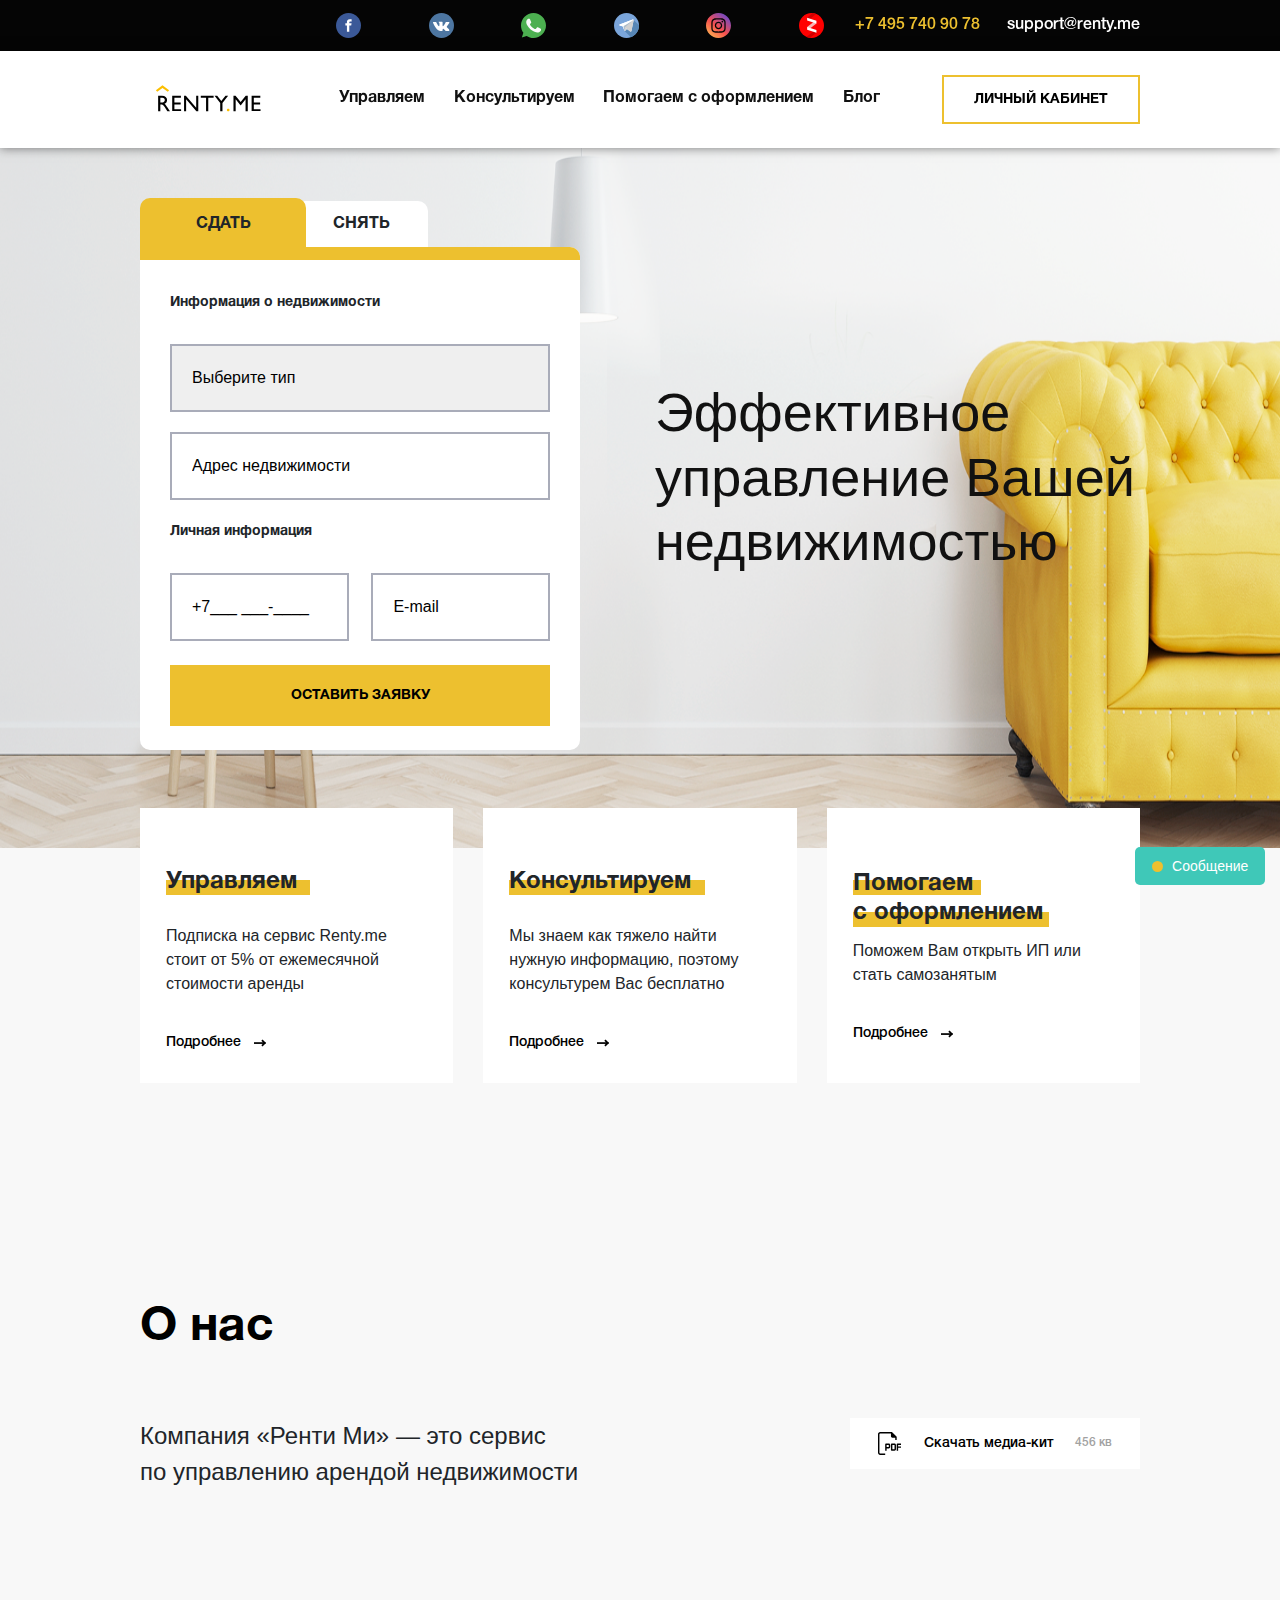
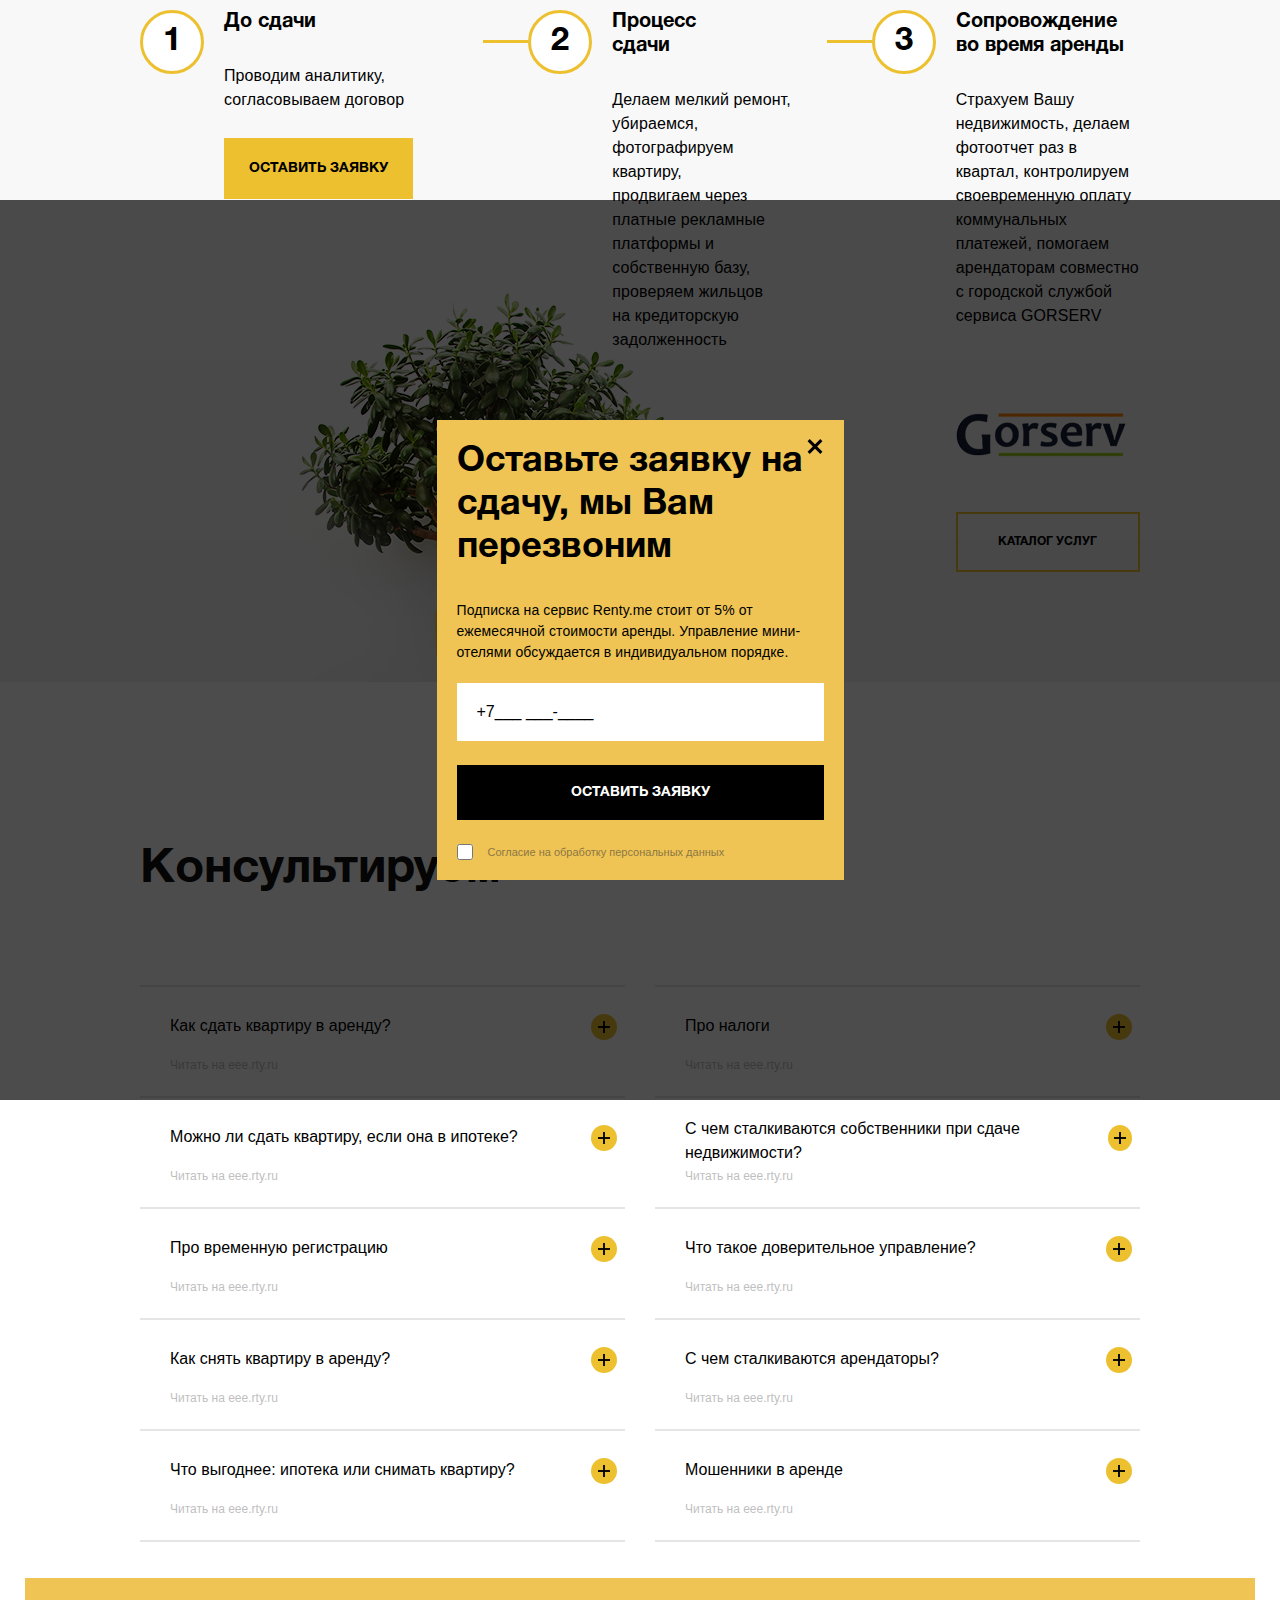
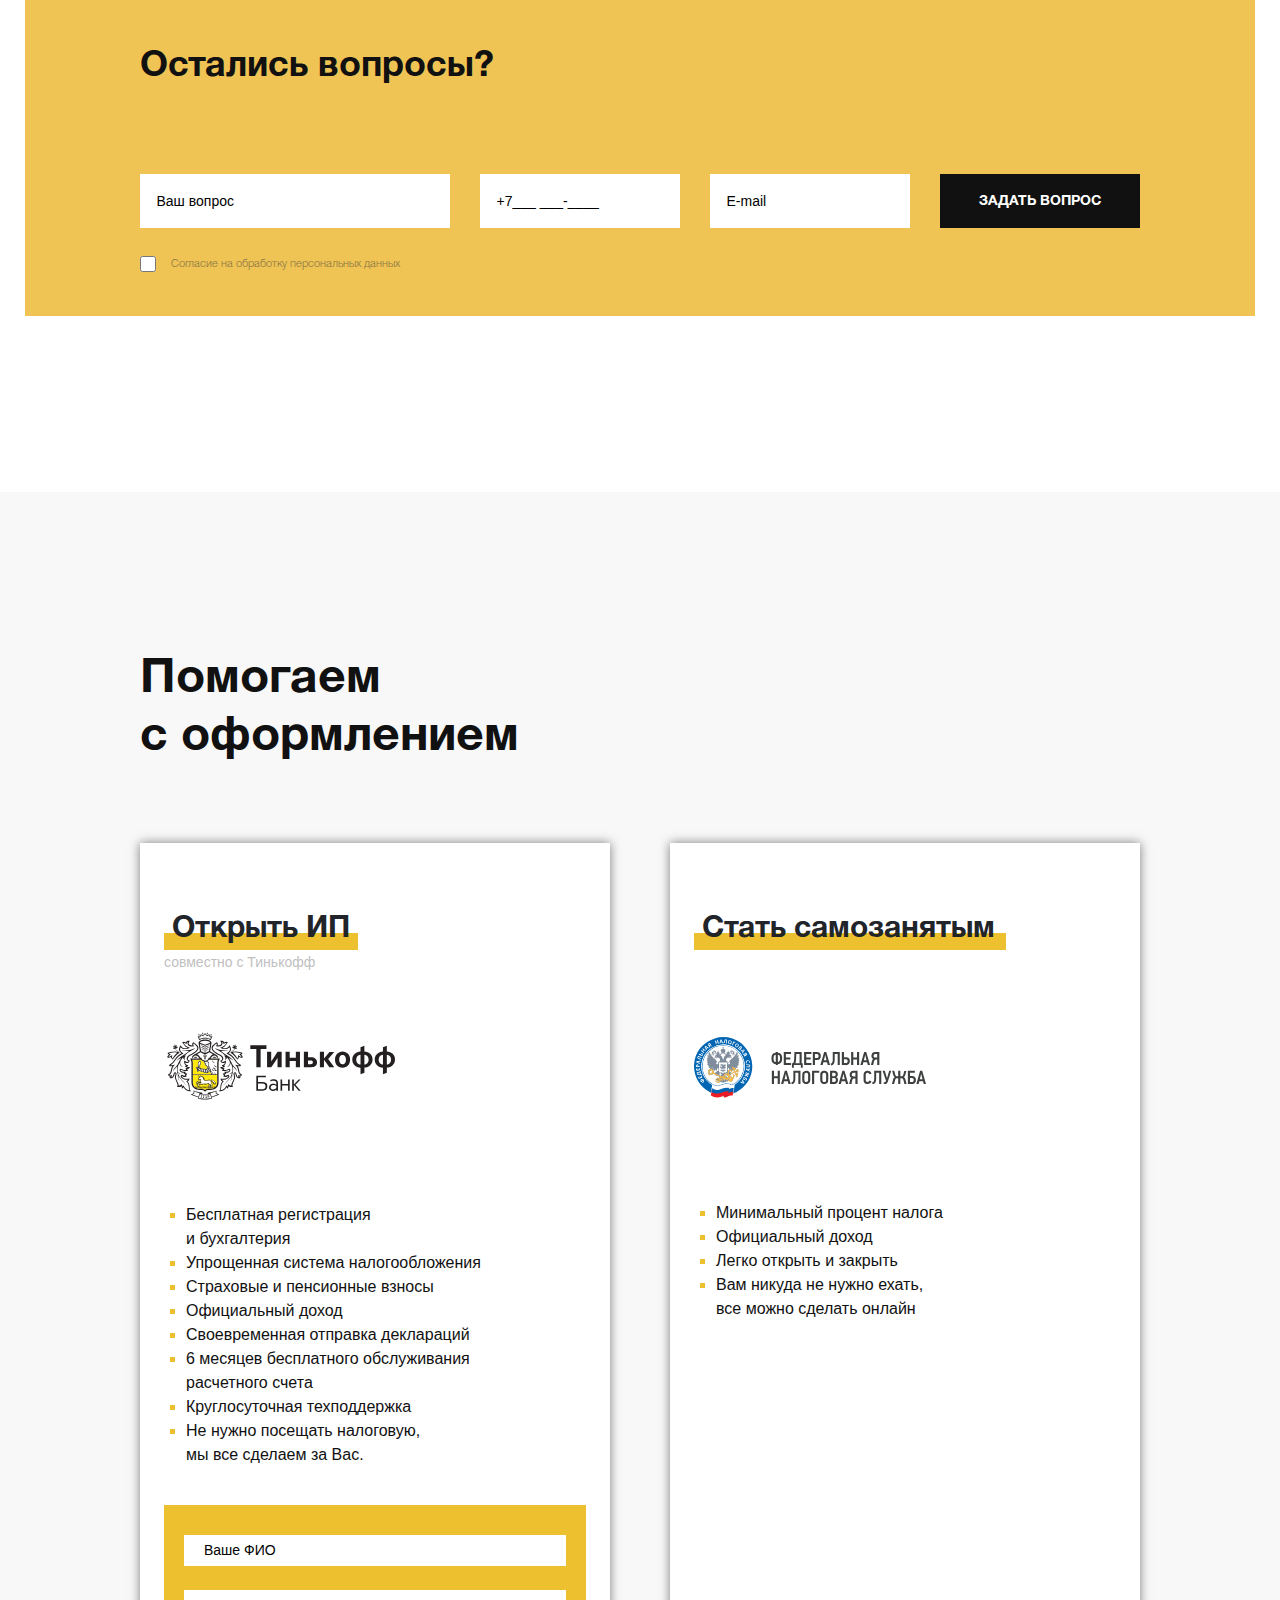
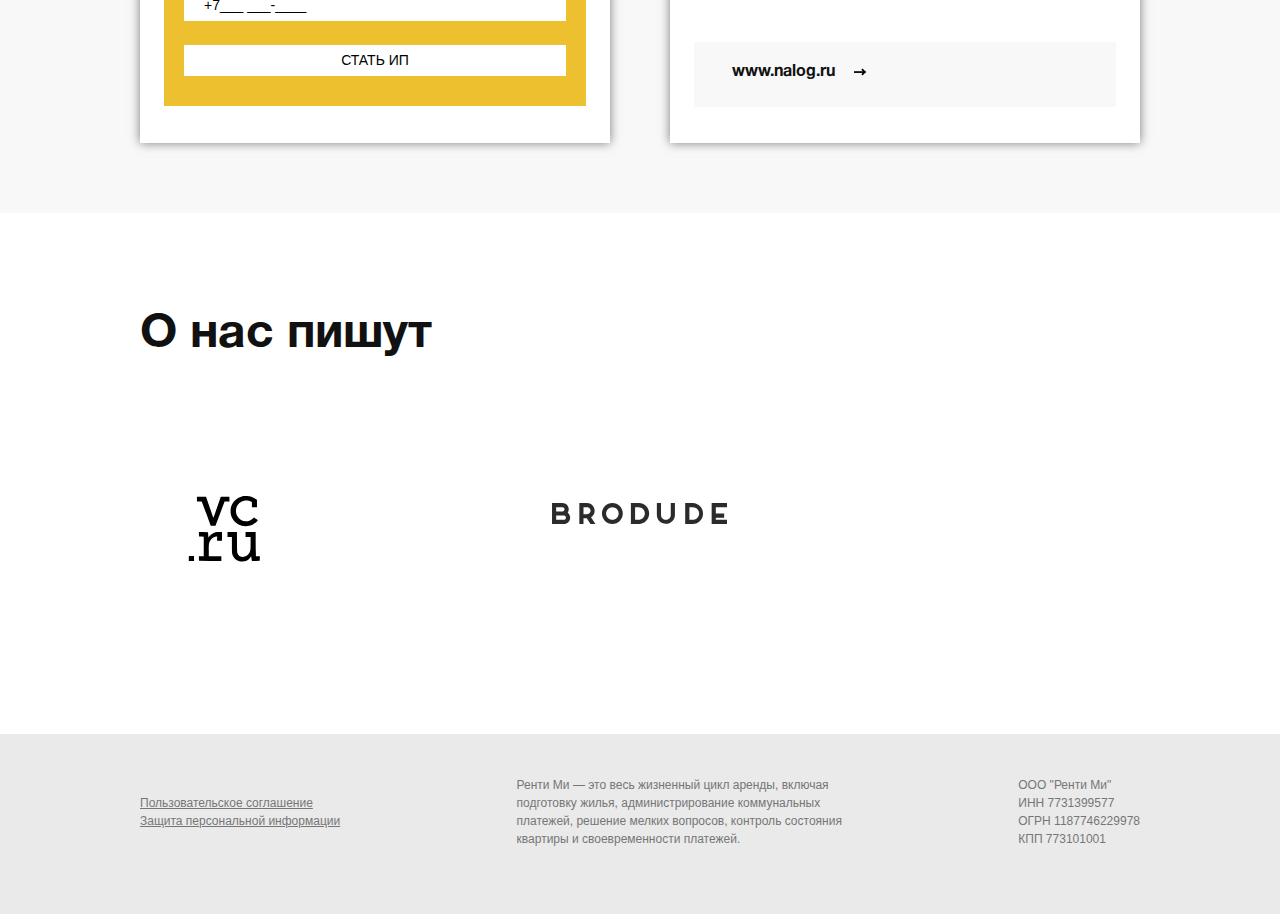
<file: index.html>
<!doctype html>
<html lang="ru">
  <head>
    <!-- Required meta tags -->
    <meta charset="utf-8">
    <meta name="viewport" content="width=device-width, initial-scale=1, shrink-to-fit=no">

    <!-- Bootstrap CSS -->
    <link rel="stylesheet" href="https://stackpath.bootstrapcdn.com/bootstrap/4.3.1/css/bootstrap.min.css" integrity="sha384-ggOyR0iXCbMQv3Xipma34MD+dH/1fQ784/j6cY/iJTQUOhcWr7x9JvoRxT2MZw1T" crossorigin="anonymous">

    <!--Style.CSS-->
    <link rel="stylesheet" href="css/style.css">


    <title>Renty</title>
  </head>
  <body>
    <header>
      <div id='contacts' class='contacts'>
        <div class='content_1030'>
          <div class='socialMediaWrap'>
            <div class='socialMedia'>
              <a href='#'><img src='img/facebook.svg'></a>
              <a href='#'><img src='img/vk.svg'></a>
              <a href='#'><img src='img/whatsapp.svg'></a>
              <a href='#'><img src='img/telegram.svg'></a>              
              <a href='#'><img src='img/instagram.svg'></a>
              <a href='#'><img src='img/Yandex_Zen_Logo.svg'></a>
            </div>
          </div>

          <div class='phoneAndMail'>
            <p class='phone'>+7 495 740 90 78</p>
            <p class='email'>support@renty.me</p>
          </div>
        </div>
      </div>

      <div id='mainHeader' class='mainHeader'>
        <div class='content_1030'>          
          <div class='logoWrap'>
            <div id='burgerButton' class='burgerWrap' onclick="openBurgerButton()">
              <div class='burgerLine'></div>
            </div>
            <a href='index.html'><img id='logoImg' class='logoImg' src='img/Renty_logo.svg' alt='logo'></a>            
          </div>

          <div class='rentButtons' id='rentButtons'>
            <button id='giveRent' class='giveRent activeButton' onclick="giveRentButton()">Сдать</button>
            <button id='takeRent' class='takeRent' onclick="takeRentButton()">Снять</button>
          </div>

          <div class='anchors'>            
            <a href='#aboutUs'>Управляем</a>
            <a href='#weConsult'>Консультируем</a>
            <a href='#helpWithPapers'>Помогаем с оформлением</a>
            <a href='#'>Блог</a>
          </div>

          <button class='enterPersonal'>Личный кабинет</button>

          <div id='socialMediaButton' class='socialMediaButton'  onclick="openSocialMediaButton()">
            <svg version="1.1" id="Capa_1" xmlns="http://www.w3.org/2000/svg" xmlns:xlink="http://www.w3.org/1999/xlink" x="0px" y="0px"
                 width="510px" height="510px" viewBox="0 0 510 510" style="enable-background:new 0 0 510 510;" xml:space="preserve">
              <g>
                <g id="messenger">
                  <path d="M459,0H51C22.95,0,0,22.95,0,51v459l102-102h357c28.05,0,51-22.95,51-51V51C510,22.95,487.05,0,459,0z"/>
                </g>
              </g>
            </svg>
          </div>
        </div>
      </div>
    </header>

    <div class='burgerPopUp' id='burgerPopUp'>
      <div class='height_148px'></div>
      <div class='popUpAnchors'>        
        <a class='burgerAnchor' href='#aboutUs' onclick="closeBurgerPopUp ()">Управляем</a>
        <a class='burgerAnchor' href='#weConsult' onclick="closeBurgerPopUp ()">Консультируем</a>
        <a class='burgerAnchor' href='#helpWithPapers' onclick="closeBurgerPopUp ()">Помогаем с оформлением</a>
        <a class='burgerAnchor' href='#articlesAboutUs' class='lastAnchor' onclick="closeBurgerPopUp ()">Блог</a>

        <button class='enterPersonal'>Личный кабинет</button>

        <p class='phone'>+7 495 740 90 78</p>
        <p class='email'>info@mail.ru</p>
      </div>     
    </div>

    <div class='socialMediaPopUp' id='socialMediaPopUp'>
      <div class='height_148px'></div>
      <div class='socialMediaAnchors'>
        <a href='#'>          
            <img src='img/facebook.svg'>
            <p class='socialMediaP'>Facebook</p>          
        </a>

        <a href='#'>          
            <img src='img/vk.svg'>
            <p class='socialMediaP'>VK</p>         
        </a>

        <a href='#'>          
            <img src='img/whatsapp.svg'>
            <p class='socialMediaP'>Whatsapp</p>          
        </a>

        <a href='#'>          
            <img src='img/telegram.svg'>
            <p class='socialMediaP'>Telegram</p>          
        </a>

        <a href='#'>          
            <img src='img/instagram.svg'>
            <p class='socialMediaP'>Instagram</p>          
        </a>

        <a href='#'>          
            <img src='img/Yandex_Zen_Logo.svg'>
            <p class='socialMediaP'>Яндекс.Дзен</p>          
        </a>

        <button class='enterPersonal'>Личный кабинет</button>

        <p class='phone'>+7 495 740 90 78</p>
        <p class='email'>info@mail.ru</p>
      </div>
    </div>

    <div class='giveRentPopUp' id='giveRentPopUp'>
      <div class='height_148px'></div>
      <div class='formWrapper'>

        <div class='closeFromButton' id='closeFromButton' onclick="closeGiveFormButton();">
          <div class='closeLineBefore'></div>
          <div class='closeLineAfter'></div>
        </div>
        <h4>Сдать недвижимость</h4>
        <div class='formWrap'>
          <form id=giveRentPopUpForm>
            <h6>Информация о недвижимости</h6>              
            <select id='giveRentPopUpSelect'>
              <option>Выберите тип</option>
              <option>Комната</option>
              <option>Квартира</option>
              <option>Мини-отель</option>
            </select>

            <input type='text' placeholder='Адрес недвижимости' id='giveRentPopUpAdress'>

            <h6 class='personalInformH'>Личная информация</h6>
            <input id='giveRentPopUpPhone' type='text' placeholder="+7___ ___-____">
            <input type='email' placeholder="E-mail" id='giveRentPopUpEmail'>

            <input class='submitButton' type='submit' value='Оставить заявку'>
            <input class='ninjaInput' type='text' value='Сдать Недвижимость'>
          </form>

          <div class='giveRentFormSucсess' id='giveRentPopUpFormSucсess'>
            <h1>Спасибо<br> за заявку!</h1>
            <p>Вскором времени менеджер свяжется с Вами!</p>
            <button class='refreshButton' onclick="formRefresh();">обновить</button>
          </div>

          <div class='giveRentFormFail' id='giveRentPopUpFormFail'>
            <h1>Произошла<br> ошибка :(</h1>
            <p>Попробуйте еще раз.</p>
            <button class='refreshButton' onclick="formRefresh();">обновить</button>
          </div>

        </div>  
      </div>
    </div>

    <div class='takeRentPopUp' id='takeRentPopUp'>
      <div class='height_148px'></div>
      <div class='formWrapper'>
        <div class='closeFromButton' id='closeFromButton' onclick="closeTakeFormButton()">
          <div class='closeLineBefore'></div>
          <div class='closeLineAfter'></div>
        </div>
        <h4>Снять недвижимость</h4>
        <div class='formWrap'>
          <form id='takeRentPopUpForm'>
            <h6>Информация о недвижимости</h6>              
            <select id='takeRentPopUpSelect'>
              <option>Выберите тип</option>
              <option>Комната</option>
              <option>Квартира</option>              
            </select>

            <input type='text' placeholder='Район' id='takeRentPopUpAdress'>

            <h6 class='personalInformH'>Личная информация</h6>
            <input id='takeRentPopUpPhone' type='text' placeholder="+7___ ___-____">
            <input type='email' placeholder="E-mail" id='takeRentPopUpEmail'>

            <input class='submitButton' type='submit' value='Оставить заявку'>
            <input class='ninjaInput' type='text' value='Снять Недвижимость'>
          </form>

          <div class='giveRentFormSucсess' id='takeRentPopUpFormSucсess'>
            <h1>Спасибо<br> за заявку!</h1>
            <p>Вскором времени менеджер свяжется с Вами!</p>
            <button class='refreshButton' onclick="formRefresh();">обновить</button>
          </div>

          <div class='giveRentFormFail' id='takeRentPopUpFormFail'>
            <h1>Произошла<br> ошибка :(</h1>
            <p>Попробуйте еще раз.</p>
            <button class='refreshButton' onclick="formRefresh();">обновить</button>
          </div>

        </div>  
      </div>
    </div>

    <div class='height_148px'>      
    </div>

    <div class='formBlock' id='formBlock'>
      <div class='content_1030'>
        <div class='row'>
          <div class='col-0 col-sm-0 col-md-0 col-lg-6 col-xl-6'>
            <div class="tabs">
             <div class="tab tabOne">
              <input type="radio" id="tab_1" name="tabGroup" checked>
              <label for="tab_1" class="tabTitle">СДАТЬ</label> 
              <section class="tabContent tabContentOne">
                <div class='formWrap'>
                  <div class='yellowLine'></div>
                  <form id='giveRentForm' class='giveRentForm' method='post' action='#'>
                    <h6>Информация о недвижимости</h6>              
                      <select id='giveRentSelect'>
                        <option>Выберите тип</option>
                        <option>Комната</option>
                        <option>Квартира</option>
                        <option>Мини-отель</option>
                      </select>

                      <input type='text' placeholder='Адрес недвижимости' id='giveRentAdress'>

                      <h6>Личная информация</h6>
                      <input class='personalInfo' id='giveRentPhone' type='text' placeholder="+7___ ___-____">
                      <input class='personalInfo personalInfoEmail' id='giveRentEmail' type='email' placeholder="E-mail">

                      <input class='submitButton' type='submit' value='Оставить заявку'>
                      <input class='ninjaInput' type='text' value='Сдать Недвижимость'>                                 
                  </form>

                  <div class='giveRentFormSucсess' id='giveRentFormSucсess'>
                    <h1>Спасибо<br> за заявку!</h1>
                    <p>Вскором времени менеджер свяжется с Вами!</p>
                    <button class='refreshButton' onclick="formRefresh();">обновить</button>
                  </div>

                  <div class='giveRentFormFail' id='giveRentFormFail'>
                    <h1>Произошла<br> ошибка :(</h1>
                    <p>Попробуйте еще раз.</p>
                    <button class='refreshButton' onclick="formRefresh();">обновить</button>
                  </div>
                </div>                       
              </section>
             </div> 
             <div class="tab tabTwo">
              <input type="radio" id="tab_2" name="tabGroup">
              <label for="tab_2" class="tabTitle">СНЯТЬ</label> 
              <section class="tabContent tabContentTwo">
                <div class='formWrap'>
                <div class='yellowLine'></div>
                  <form id= 'takeRentForm' class='takeRentForm' method='post' action='#'>
                    <h6>Информация о недвижимости</h6>              
                      <select id='takeRentSelect'>
                        <option>Выберите тип</option>
                        <option>Комната</option>
                        <option>Квартира</option>                        
                      </select>

                      <input type='text' placeholder='Район' id='takeRentAdress'>

                      <h6>Личная информация</h6>
                      <input class='personalInfo' id='takeRentPhone' type='text' placeholder="+7___ ___-____">
                      <input class='personalInfo personalInfoEmail' id='takeRentEmail' type='email' placeholder="E-mail">

                      <input class='submitButton' type='submit' value='Оставить заявку'>
                      <input class='ninjaInput' type='text' value='Снять Недвижимость'>             
                  </form>
                  <div class='takeRentFormSucсess' id='takeRentFormSucсess'>
                    <h1>Спасибо<br> за заявку!</h1>
                    <p>Вскором времени менеджер свяжется с Вами!</p>
                    <button class='refreshButton' onclick="formRefresh();">обновить</button>
                  </div>

                  <div class='takeRentFormFail' id='takeRentFormFail'>
                    <h1>Произошла<br> ошибка :(</h1>
                    <p>Попробуйте еще раз.</p>
                    <button class='refreshButton' onclick="formRefresh();">обновить</button>
                  </div>
                </div>
              </section>
             </div>         
            </div>
          </div>
          <div class='col-12 col-sm-12 col-md-12 col-lg-6 col-xl-6 flexyNAlignCent'>
            <h1>Эффективное управление Вашей недвижимостью</h1>
          </div>
        </div>        
      </div>
    </div>

    <div class='cardsBlock' id='cardsBlock'>
      <div class='content_1030'>
        <div class='cards'>
           <div class='row'>
             <div class='col-12 col-sm-12 col-md-12 col-lg-4 col-xl-4'>
               <div class='theCard firstCard'>
                <div class='yellowBlock width_55perc'></div>
                 <h5>Управляем</h5>
                 <p>Подписка на сервис Renty.me стоит от 5% от ежемесячной стоимости аренды</p>
                 <div class='about'>
                   <a href='#aboutUs'><p>Подробнее</p>
                   <img src='img/arrow_left.svg'></a>
                 </div>
               </div>
             </div>

             <div class='col-12 col-sm-12 col-md-12 col-lg-4 col-xl-4'>
               <div class='theCard secondCard'>
                <div class='yellowBlock width_75perc'></div>
                 <h5>Консультируем</h5>
                 <p>Мы знаем как тяжело найти нужную информацию, поэтому консультурем Вас бесплатно</p>
                 <div class='about'>
                   <a href='#weConsult'><p>Подробнее</p>
                   <img src='img/arrow_left.svg'></a>
                 </div>
               </div>
             </div>

             <div class='col-12 col-sm-12 col-md-12 col-lg-4 col-xl-4'>
               <div class='theCard thirdCard'>
                <div class='yellowBlock width_49perc'></div>
                <div class='anotherYellowBlock width_75perc'></div>               
                <h5 class='thirdCardH5'>Помогаем<br> с оформлением</h5>
                <p class='thirdCardP'>Поможем Вам открыть ИП или стать самозанятым</p>                 
                <div class='about thirdCardAboutFirst'>
                   <a href='#helpWithPapers'><p>Подробнее</p>
                   <img src='img/arrow_left.svg'></a>
                </div>                
               </div>
             </div>
           </div>
        </div>
      </div>
    </div>

    <div class='aboutUs' id='aboutUs'>
      <div class='content_1030'>
        <h1>О нас</h1>
        <div class='flexyAndBetween marBot_120 aboutUsDownloadBlock'>
          <p>Компания «Ренти Ми» —  это сервис<br> по управлению арендой недвижимости</p>
          <a href='#'><div class='downloadAnchor flexyAndBetween flexyNAlignCent'>
            <img src='img/files.svg'>
            <p>Скачать медиа-кит</p>
            <span>456 кв</span>
          </div></a>
        </div>
        <div class='row justify-content-between'>
            <div class='col-12 col-sm-12 col-md-4 col-lg-4 col-xl-4'>
              <div class='stepsCard'>
                <div class='circle'>
                  <h3>1</h3>
                </div>
                <div class='stepsCardContent'>
                  <h4>До сдачи</h4>
                  <p>Проводим аналитику, согласовываем договор</p>
                  <button class='submitButton' onclick="faderPopUp();">Оставить заявку</button>

                  <div class='fader' id='fader'>
                    <div class='formWrap'>
                      <div class='closeFromButton' id='closeBeforeRentForm' onclick="closeBeforeRentFormButton()">
                        <div class='closeLineBefore'></div>
                        <div class='closeLineAfter'></div>
                      </div>
                      <form class='beforeRentForm' id='beforeRentForm'>
                        <h1>Оставьте заявку на сдачу, мы Вам перезвоним</h1>
                        <p>Подписка на сервис Renty.me стоит от 5% от ежемесячной стоимости аренды. Управление мини-отелями обсуждается в индивидуальном порядке.</p>
                        <input type='text' id='beforeRentPhone' placeholder="+7___ ___-____">
                        <input type='submit' class='beforeRentSubmit' value="оставить заявку">
                        <div class='flex'>
                          <input id='check_2' class='requestCheckbox' type="checkbox">
                          <label for='check_2' id='questionLabel_2'>Согласие на обработку персональных данных</label>
                        </div>
                      </form>

                      <div class='giveRentFormSucсess' id='beforeRentFormSucсess'>
                        <h1>Спасибо<br> за заявку!</h1>
                        <p>Вскором времени менеджер свяжется с Вами!</p>
                        <button class='refreshButton' onclick="formRefresh();">обновить</button>
                      </div>

                      <div class='giveRentFormFail' id='beforeRentFormFail'>
                        <h1>Произошла<br> ошибка :(</h1>
                        <p>Попробуйте еще раз.</p>
                        <button class='refreshButton' onclick="formRefresh();">обновить</button>
                      </div>

                    </div>
                  </div>


                </div> 
              </div>
            </div>

            <div class='col-12 col-sm-12 col-md-4 col-lg-4 col-xl-4'>
              <div class='stepsCard'>
                <div class='circleContainer'>
                  <div class='yellowStrip'></div>
                  <div class='circle'>
                    <h3>2</h3>
                  </div>
                </div>
                <div class='stepsCardContent'>
                  <h4>Процесс<br>сдачи</h4>
                  <p>Делаем мелкий ремонт, убираемся, фотографируем квартиру, <br>продвигаем через платные рекламные платформы и собственную базу, проверяем жильцов <br>на кредиторскую задолженность </p>                  
                </div> 
              </div>
            </div>

            <div class='col-12 col-sm-12 col-md-4 col-lg-4 col-xl-4'>
              <div class='stepsCard'>
                <div class='circleContainer'>
                  <div class='yellowStrip'></div>
                  <div class='circle'>
                    <h3>3</h3>
                  </div>
                </div>
                <div class='stepsCardContent'>
                  <h4>Сопровождение <br>во время аренды</h4>
                  <p>Страхуем Вашу недвижимость, делаем фотоотчет раз в квартал, контролируем своевременную оплату коммунальных платежей, помогаем арендаторам совместно с городской службой сервиса GORSERV</p>
                  <img src='img/logoGorserv.png'>
                  <a class='catalogueButton' href='catalogue.html'><button>каталог услуг</button></a>                  
                </div> 
              </div>
            </div>
        </div>
      </div>
      <div class='adaptiveYellowStrip'>        
          <div class='blackStrip' id='blackStrip'></div>        
      </div>
    </div>

    <div class='weConsult' id='weConsult'>
      <div class='content_1030'>
        <h1>Консультируем</h1>
        <div class='row justify-content-between'>
          <div class='col-12 col-sm-12 col-md-6 col-lg-6 col-xl-6'>
            <a href='#'><div class='faqCard'>
              <div class='faq'>
                <p>Как сдать квартиру в аренду?</p>
                <div class='plusCircle'>
                  <svg version="1.1" id="Слой_1" xmlns="http://www.w3.org/2000/svg" xmlns:xlink="http://www.w3.org/1999/xlink" x="0px" y="0px"
                       viewBox="0 0 84 84" style="enable-background:new 0 0 84 84;" xml:space="preserve">
                    <g>
                      <g>
                        <rect x="35.5" width="13" height="84"/>
                      </g>
                      <g>
                        <rect y="35.5" width="84" height="13"/>
                      </g>
                    </g>
                  </svg>
                </div>              
              </div>
              <span>Читать на eee.rty.ru</span>
            </div></a>

            <a href='#'><div class='faqCard'>
              <div class='faq'>
                <p>Можно ли сдать квартиру, если она в ипотеке?</p>
                <div class='plusCircle'>
                  <svg version="1.1" id="Слой_1" xmlns="http://www.w3.org/2000/svg" xmlns:xlink="http://www.w3.org/1999/xlink" x="0px" y="0px"
                       viewBox="0 0 84 84" style="enable-background:new 0 0 84 84;" xml:space="preserve">
                    <g>
                      <g>
                        <rect x="35.5" width="13" height="84"/>
                      </g>
                      <g>
                        <rect y="35.5" width="84" height="13"/>
                      </g>
                    </g>
                  </svg>
                </div>              
              </div>
              <span>Читать на eee.rty.ru</span>
            </div></a>

            <a href='#'><div class='faqCard'>
              <div class='faq'>
                <p>Про временную регистрацию</p>
                <div class='plusCircle'>
                  <svg version="1.1" id="Слой_1" xmlns="http://www.w3.org/2000/svg" xmlns:xlink="http://www.w3.org/1999/xlink" x="0px" y="0px"
                       viewBox="0 0 84 84" style="enable-background:new 0 0 84 84;" xml:space="preserve">
                    <g>
                      <g>
                        <rect x="35.5" width="13" height="84"/>
                      </g>
                      <g>
                        <rect y="35.5" width="84" height="13"/>
                      </g>
                    </g>
                  </svg>
                </div>              
              </div>
              <span>Читать на eee.rty.ru</span>
            </div></a>

            <a href='#'><div class='faqCard'>
              <div class='faq'>
                <p>Как снять квартиру в аренду?</p>
                <div class='plusCircle'>
                  <svg version="1.1" id="Слой_1" xmlns="http://www.w3.org/2000/svg" xmlns:xlink="http://www.w3.org/1999/xlink" x="0px" y="0px"
                       viewBox="0 0 84 84" style="enable-background:new 0 0 84 84;" xml:space="preserve">
                    <g>
                      <g>
                        <rect x="35.5" width="13" height="84"/>
                      </g>
                      <g>
                        <rect y="35.5" width="84" height="13"/>
                      </g>
                    </g>
                  </svg>
                </div>              
              </div>
              <span>Читать на eee.rty.ru</span>
            </div></a>

            <a href='#'><div class='faqCard bordBot'>
              <div class='faq'>
                <p>Что выгоднее: ипотека или снимать квартиру?</p>
                <div class='plusCircle'>
                  <svg version="1.1" id="Слой_1" xmlns="http://www.w3.org/2000/svg" xmlns:xlink="http://www.w3.org/1999/xlink" x="0px" y="0px"
                       viewBox="0 0 84 84" style="enable-background:new 0 0 84 84;" xml:space="preserve">
                    <g>
                      <g>
                        <rect x="35.5" width="13" height="84"/>
                      </g>
                      <g>
                        <rect y="35.5" width="84" height="13"/>
                      </g>
                    </g>
                  </svg>
                </div>              
              </div>
              <span>Читать на eee.rty.ru</span>
            </div></a>
          </div>

          <div class='col-12 col-sm-12 col-md-6 col-lg-6 col-xl-6'>
            <a href='#'><div class='faqCard'>
              <div class='faq'>
                <p>Про налоги</p>
                <div class='plusCircle'>
                  <svg version="1.1" id="Слой_1" xmlns="http://www.w3.org/2000/svg" xmlns:xlink="http://www.w3.org/1999/xlink" x="0px" y="0px"
                       viewBox="0 0 84 84" style="enable-background:new 0 0 84 84;" xml:space="preserve">
                    <g>
                      <g>
                        <rect x="35.5" width="13" height="84"/>
                      </g>
                      <g>
                        <rect y="35.5" width="84" height="13"/>
                      </g>
                    </g>
                  </svg>
                </div>              
              </div>
              <span>Читать на eee.rty.ru</span>
            </div></a>

            <a href='#'><div class='faqCard'>
              <div class='faq '>
                <p class='marbot'>С чем сталкиваются собственники при сдаче недвижимости?</p>
                <div class='plusCircle'>
                  <svg version="1.1" id="Слой_1" xmlns="http://www.w3.org/2000/svg" xmlns:xlink="http://www.w3.org/1999/xlink" x="0px" y="0px"
                       viewBox="0 0 84 84" style="enable-background:new 0 0 84 84;" xml:space="preserve">
                    <g>
                      <g>
                        <rect x="35.5" width="13" height="84"/>
                      </g>
                      <g>
                        <rect y="35.5" width="84" height="13"/>
                      </g>
                    </g>
                  </svg>
                </div>              
              </div>
              <span>Читать на eee.rty.ru</span>
            </div></a>

            <a href='#'><div class='faqCard'>
              <div class='faq'>
                <p>Что такое доверительное управление?</p>
                <div class='plusCircle'>
                  <svg version="1.1" id="Слой_1" xmlns="http://www.w3.org/2000/svg" xmlns:xlink="http://www.w3.org/1999/xlink" x="0px" y="0px"
                       viewBox="0 0 84 84" style="enable-background:new 0 0 84 84;" xml:space="preserve">
                    <g>
                      <g>
                        <rect x="35.5" width="13" height="84"/>
                      </g>
                      <g>
                        <rect y="35.5" width="84" height="13"/>
                      </g>
                    </g>
                  </svg>
                </div>              
              </div>
              <span>Читать на eee.rty.ru</span>
            </div></a>

            <a href='#'><div class='faqCard'>
              <div class='faq'>
                <p>С чем сталкиваются арендаторы?</p>
                <div class='plusCircle'>
                  <svg version="1.1" id="Слой_1" xmlns="http://www.w3.org/2000/svg" xmlns:xlink="http://www.w3.org/1999/xlink" x="0px" y="0px"
                       viewBox="0 0 84 84" style="enable-background:new 0 0 84 84;" xml:space="preserve">
                    <g>
                      <g>
                        <rect x="35.5" width="13" height="84"/>
                      </g>
                      <g>
                        <rect y="35.5" width="84" height="13"/>
                      </g>
                    </g>
                  </svg>
                </div>              
              </div>
              <span>Читать на eee.rty.ru</span>
            </div></a>

            <a href='#'><div class='faqCard bordBot'>
              <div class='faq'>
                <p>Мошенники в аренде</p>
                <div class='plusCircle'>
                  <svg version="1.1" id="Слой_1" xmlns="http://www.w3.org/2000/svg" xmlns:xlink="http://www.w3.org/1999/xlink" x="0px" y="0px"
                       viewBox="0 0 84 84" style="enable-background:new 0 0 84 84;" xml:space="preserve">
                    <g>
                      <g>
                        <rect x="35.5" width="13" height="84"/>
                      </g>
                      <g>
                        <rect y="35.5" width="84" height="13"/>
                      </g>
                    </g>
                  </svg>
                </div>              
              </div>
              <span>Читать на eee.rty.ru</span>
            </div></a>
          </div>
        </div>
      </div>
      <div class='content_1230'>
        <div class='content_1030 posRel noPad'>
          <div class='questionFormSucсess' id='questionFormSucсess'>
            <h1>Спасибо<br> за заявку!</h1>
            <p>Вскором времени менеджер свяжется с Вами!</p>
            <button class='refreshButton' onclick="formRefresh();">обновить</button>
          </div>

          <div class='questionFormFail' id='questionFormFail'>
            <h1>Произошла<br> ошибка :(</h1>
            <p>Попробуйте еще раз.</p>
            <button class='refreshButton' onclick="formRefresh();">обновить</button>
          </div>
        </div>
        <div class='questionFormBlock'>
          <div class='content_1030'>
            <div class='formWrap'>
              <h1>Остались вопросы?</h1>
              <form id='questionForm'>
                <input type='text' placeholder="Ваш вопрос" class='questionInput' id='questionInput'>
                <input type='text' id='questionPhone' placeholder="+7___ ___-____" class='phoneInput'>
                <input type='email' placeholder="E-mail" class='emailInput' id='questionEmail'>
                <input type='submit' value='Задать вопрос' class='questionSubmit'>
                <div class='checkboxHolder'>
                  <input type="checkbox" class='checkbox' id='checkbox_1'>
                  <label for='checkbox_1' id='questionLabel'>Согласие на обработку персональных данных</label>
                </div>
              </form>              
            </div>            
          </div>
        </div>
      </div>
    </div>

    <div class='weHelpWithPapers' id='helpWithPapers'>
      <div class='content_1030'>
        <h1>Помогаем <br>с оформлением</h1>
          <div class='row justify-content-between'>
            <div class='col-12 col-sm-12 col-md-6 col-lg-6 col-xl-6'>
              <div class='helpWithPapersCard'>
                <div class='yellowBlockAgain width_46perc'></div>
                <h4>Открыть ИП</h4>
                <p>совместно с Тинькофф</p>
                <img class='tinkoffAndFNSlogo' src='img/tinkoffLogo.svg'>
                <ul>
                  <li><span>Бесплатная регистрация <br>и бухгалтерия</span></li>
                  <li><span>Упрощенная система налогообложения</span></li>
                  <li><span>Страховые и пенсионные взносы</span></li>
                  <li><span>Официальный доход</span></li>
                  <li><span>Своевременная отправка деклараций</span></li>
                  <li><span>6 месяцев бесплатного обслуживания <br>расчетного счета</span></li>
                  <li><span>Круглосуточная техподдержка</span></li>
                  <li><span>Не нужно посещать налоговую, <br>мы все сделаем за Вас.</span></li>
                </ul>
                <div class='formWrap'>
                  <form class='tinkoffForm' id='tinkoffForm'>
                    <input type='text' placeholder="Ваше ФИО" id='tinkoffName'>
                    <input type='text' placeholder="+7___ ___-____" id='tinkoffPhone'>
                    <input type='submit' class='tinkoffSubmit' value='стать ип'>
                  </form>
                  <div class='tinkoffFormSucсess' id='tinkoffFormSucсess'>
                    <h1>Спасибо<br> за заявку!</h1>
                    <p>Вскором времени менеджер свяжется с Вами!</p>
                    <button class='refreshButton' onclick="formRefresh();">обновить</button>
                  </div>

                  <div class='tinkoffFormFail' id='tinkoffFormFail'>
                    <h1>Произошла<br> ошибка :(</h1>
                    <p>Попробуйте еще раз.</p>
                    <button class='refreshButton' onclick="formRefresh();">обновить</button>
                  </div>

                </div>
              </div>
            </div>

            <div class='col-12 col-sm-12 col-md-6 col-lg-6 col-xl-6'>
              <div class='helpWithPapersCard flRight'>
                <div class='yellowBlockAgain width_74perc'></div>
                <h4>Стать самозанятым</h4>                
                <img class='tinkoffAndFNSlogo FNSLogo' src='img/FNSLogo.svg' class='FNSLogo'>
                <ul>
                  <li><span>Минимальный процент налога</span></li>
                  <li><span>Официальный доход</span></li>
                  <li><span>Легко открыть и закрыть</span></li>
                  <li><span>Вам никуда не нужно ехать, <br>все можно сделать онлайн </span></li>
                </ul>
                <a href='http://www.yandex.ru'><div class='weHelpWithPapersAnchor'>
                  <p>www.nalog.ru</p>                  
                  <img class='arrowLeft' src='img/arrow_left.svg'>                  
                </div></a>
              </div>
            </div>
          </div>
      </div>
    </div>

    <div class='articlesAboutUs' id='articlesAboutUs'>
      <div class='content_1030'>
        <h1>О нас пишут</h1>
        <div class='row'>
          <div class='col-6 col-sm-6 col-md-6 col-lg-4 col-xl-4 flexyNAlignCent'>
            <a href='#'><img class='vcLogo' img src='img/vcRuLogo.svg'></a>
          </div>

          <div class='col-6 col-sm-6 col-md-6 col-lg-4 col-xl-4 flexyAndCenter'>
            <a href='#'><img src='img/broDudeLogo.svg'></a>
          </div>

        </div>
      </div>
    </div>

    <a href=#><button class='msg'>
      <div class='alarm'></div>
      Сообщение
    </button></a>

    <footer>
      <div class='content_1030'>
        <div class='row justify-content-between'>
          <div class='col-12 col-sm-12 col-md-12 col-lg-auto col-xl-auto flexyNAlignCent'>
            <div>            
              <div><a href='#'>Пользовательское соглашение</a></div>
              <div><a href='#'>Защита персональной информации</a></div>
            </div>            
          </div>

          <div class='col-12 col-sm-12 col-md-12 col-lg-auto col-xl-auto flexyNAlignCent'>
            <p>Ренти Ми — это весь жизненный цикл аренды, включая<br>
              подготовку жилья, администрирование коммунальных<br>
              платежей, решение мелких вопросов, контроль состояния<br>
              квартиры и своевременности платежей.</p>
          </div>

          <div class='col-12 col-sm-12 col-md-12 col-lg-auto col-xl-auto flexyNAlignCent'>
            <div class='flRight'>
              <p>ООО "Ренти Ми"<br>
                ИНН 7731399577<br>
                ОГРН 1187746229978<br>
                КПП 773101001</p>
            </div>
          </div>
        </div>
      </div>
    </footer>



    <!-- Optional JavaScript -->
    <!-- jQuery first, then Popper.js, then Bootstrap JS -->
    <script src="https://code.jquery.com/jquery-3.3.1.slim.min.js" integrity="sha384-q8i/X+965DzO0rT7abK41JStQIAqVgRVzpbzo5smXKp4YfRvH+8abtTE1Pi6jizo" crossorigin="anonymous"></script>
    <script src="https://cdnjs.cloudflare.com/ajax/libs/popper.js/1.14.7/umd/popper.min.js" integrity="sha384-UO2eT0CpHqdSJQ6hJty5KVphtPhzWj9WO1clHTMGa3JDZwrnQq4sF86dIHNDz0W1" crossorigin="anonymous"></script>
    <script src="https://stackpath.bootstrapcdn.com/bootstrap/4.3.1/js/bootstrap.min.js" integrity="sha384-JjSmVgyd0p3pXB1rRibZUAYoIIy6OrQ6VrjIEaFf/nJGzIxFDsf4x0xIM+B07jRM" crossorigin="anonymous"></script>

    <!--form refresh-->
    <script src='js/formRefreshMain.js'></script>


    <!--jQuery for ajax (not slim)-->
    <script src=js/jQueryLib.js></script>

    <!--Ajax Sripts-->
    <script src='ajax/ajax.js'></script>

    <!--Animation Scripts-->
    <script src='js/animations.js'></script>

    <!--Scroll Animation-->
    <script src='js/scrollAnimationsMain.js'></script>

  </body>
</html>
</file>
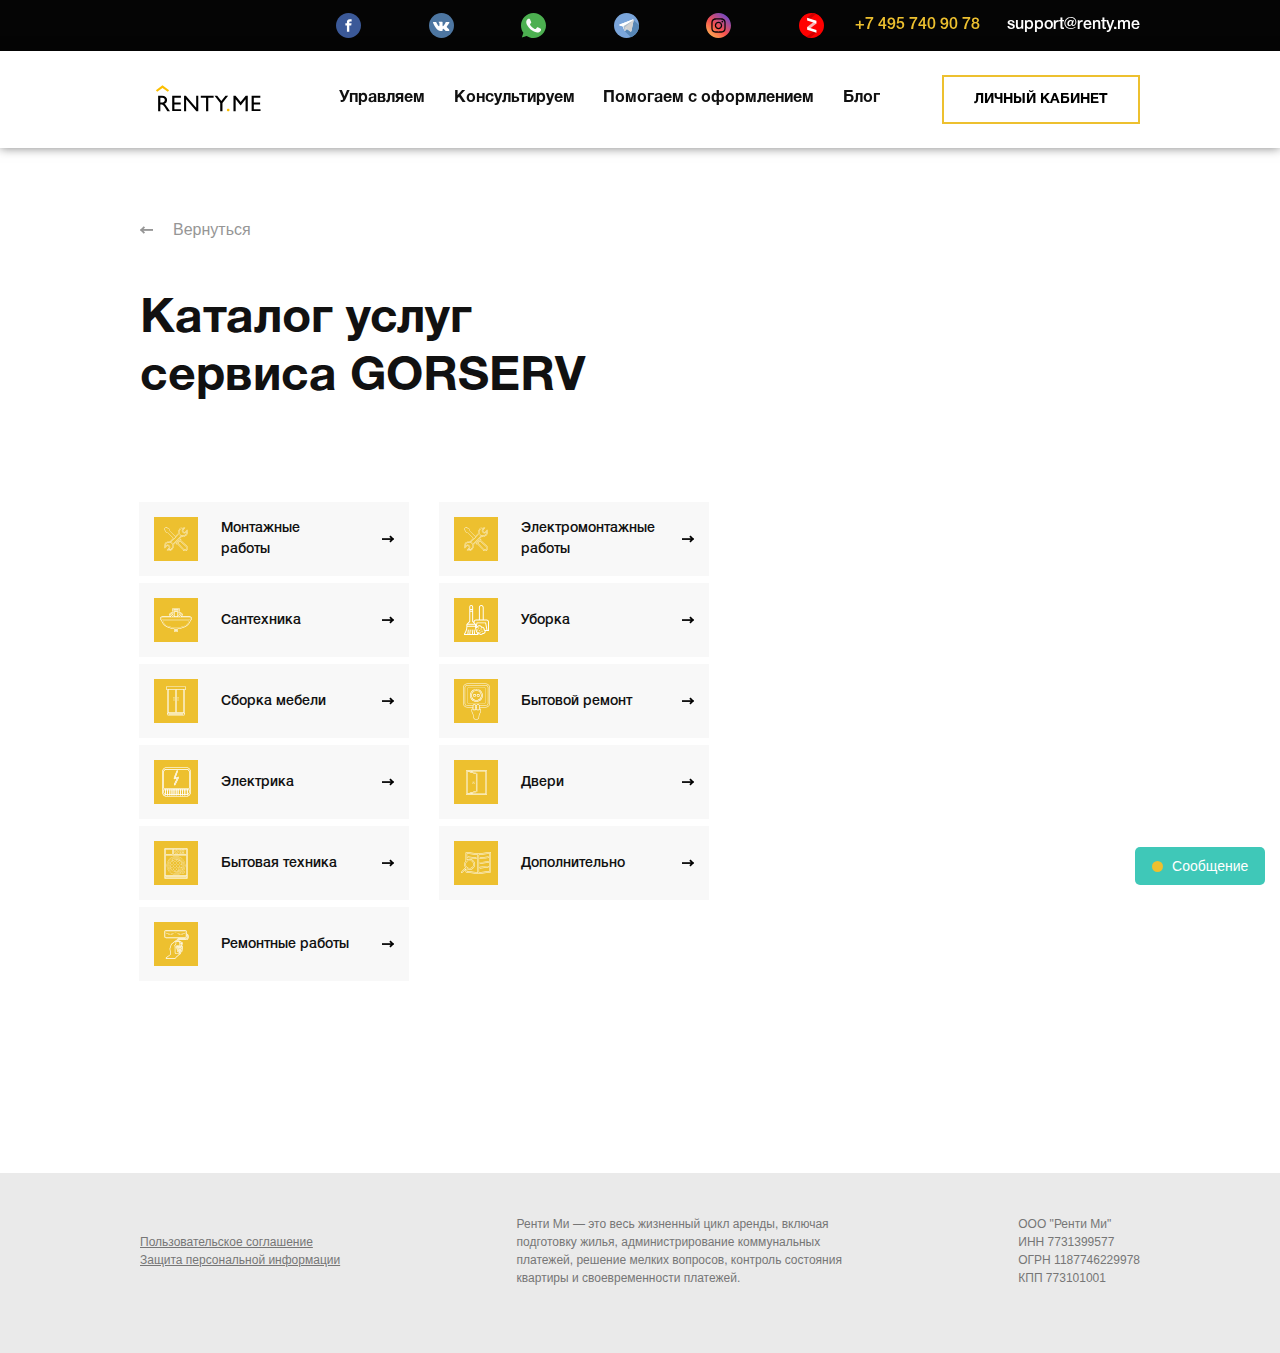
<file: catalogue.html>
<!doctype html>
<html lang="ru">
  <head>
    <!-- Required meta tags -->
    <meta charset="utf-8">
    <meta name="viewport" content="width=device-width, initial-scale=1, shrink-to-fit=no">

    <!-- Bootstrap CSS -->
    <link rel="stylesheet" href="https://stackpath.bootstrapcdn.com/bootstrap/4.3.1/css/bootstrap.min.css" integrity="sha384-ggOyR0iXCbMQv3Xipma34MD+dH/1fQ784/j6cY/iJTQUOhcWr7x9JvoRxT2MZw1T" crossorigin="anonymous">

    <!--Style.CSS-->
    <link rel="stylesheet" href="css/style.css">


    <title>Каталог Gorserv</title>
  </head>
  <body>
    <header>
      <div id='contacts' class='contacts'>
        <div class='content_1030'>
          <div class='socialMediaWrap'>
            <div class='socialMedia'>
              <a href='#'><img src='img/facebook.svg'></a>
              <a href='#'><img src='img/vk.svg'></a>
              <a href='#'><img src='img/whatsapp.svg'></a>
              <a href='#'><img src='img/telegram.svg'></a>
              <a href='#'><img src='img/instagram.svg'></a>
              <a href='#'><img src='img/Yandex_Zen_Logo.svg'></a>
            </div>
          </div>

          <div class='phoneAndMail'>
            <p class='phone'>+7 495 740 90 78</p>
            <p class='email'>support@renty.me</p>
          </div>
        </div>
      </div>

      <div id='mainHeader' class='mainHeader'>
        <div class='content_1030'>          
          <div class='logoWrap'>
            <div id='burgerButton' class='burgerWrap' onclick="openBurgerButton()">
              <div class='burgerLine'></div>
            </div>
            <a href='index.html'><img id='logoImg' class='logoImg' src='img/Renty_logo.svg' alt='logo'></a>            
          </div>

          <div class='rentButtons' id='rentButtons'>
            <button id='giveRent' class='giveRent activeButton' onclick="giveRentButton()">Сдать</button>
            <button id='takeRent' class='takeRent' onclick="takeRentButton()">Снять</button>
          </div>

          <div class='anchors'>            
            <a href='index.html#aboutUs'>Управляем</a>
            <a href='index.html#weConsult'>Консультируем</a>
            <a href='index.html#helpWithPapers'>Помогаем с оформлением</a>
            <a href='index.html#articlesAboutUs'>Блог</a>
          </div>

          <button class='enterPersonal'>Личный кабинет</button>

          <div id='socialMediaButton' class='socialMediaButton'  onclick="openSocialMediaButton()">
            <svg version="1.1" id="Capa_1" xmlns="http://www.w3.org/2000/svg" xmlns:xlink="http://www.w3.org/1999/xlink" x="0px" y="0px"
                 width="510px" height="510px" viewBox="0 0 510 510" style="enable-background:new 0 0 510 510;" xml:space="preserve">
              <g>
                <g id="messenger">
                  <path d="M459,0H51C22.95,0,0,22.95,0,51v459l102-102h357c28.05,0,51-22.95,51-51V51C510,22.95,487.05,0,459,0z"/>
                </g>
              </g>
            </svg>
          </div>
        </div>
      </div>
    </header>

    <div class='burgerPopUp' id='burgerPopUp'>
      <div class='height_148px'></div>
      <div class='popUpAnchors'>        
        <a class='burgerAnchor' href='index.html#aboutUs' onclick="closeBurgerPopUp ()">Управляем</a>
        <a class='burgerAnchor' href='index.html#weConsult' onclick="closeBurgerPopUp ()">Консультируем</a>
        <a class='burgerAnchor' href='index.html#helpWithPapers' onclick="closeBurgerPopUp ()">Помогаем с оформлением</a>
        <a class='burgerAnchor' href='#' class='lastAnchor' onclick="closeBurgerPopUp ()">Блог</a>

        <button class='enterPersonal'>Личный кабинет</button>

        <p class='phone'>+7 495 740 90 78</p>
        <p class='email'>info@mail.ru</p>
      </div>     
    </div>

    <div class='socialMediaPopUp' id='socialMediaPopUp'>
      <div class='height_148px'></div>
      <div class='socialMediaAnchors'>
        <a href='#'>          
            <img src='img/facebook.svg'>
            <p class='socialMediaP'>Facebook</p>          
        </a>

        <a href='#'>          
            <img src='img/vk.svg'>
            <p class='socialMediaP'>VK</p>         
        </a>

        <a href='#'>          
            <img src='img/whatsapp.svg'>
            <p class='socialMediaP'>Whatsapp</p>          
        </a>

        <a href='#'>          
            <img src='img/telegram.svg'>
            <p class='socialMediaP'>Telegram</p>          
        </a>

        <a href='#'>          
            <img src='img/instagram.svg'>
            <p class='socialMediaP'>Instagram</p>          
        </a>

        <a href='#'>          
            <img src='img/Yandex_Zen_Logo.svg'>
            <p class='socialMediaP'>Яндекс.Дзен</p>          
        </a>

        <button class='enterPersonal'>Личный кабинет</button>

        <p class='phone'>+7 495 740 90 78</p>
        <p class='email'>info@mail.ru</p>
      </div>
    </div>

    <div class='giveRentPopUp' id='giveRentPopUp'>
      <div class='height_148px'></div>
      <div class='formWrapper'>

        <div class='closeFromButton' id='closeFromButton' onclick="closeGiveFormButton()">
          <div class='closeLineBefore'></div>
          <div class='closeLineAfter'></div>
        </div>
        <h4>Сдать недвижимость</h4>
        <div class='formWrap'>
          <form id=giveRentPopUpForm>
            <h6>Информация о недвижимости</h6>              
            <select id='giveRentPopUpSelect'>
              <option>Выберите тип</option>
              <option>Комната</option>
              <option>Квартира</option>
              <option>Мини-отель</option>
            </select>

            <input type='text' placeholder='Адрес недвижимости' id='giveRentPopUpAdress'>

            <h6 class='personalInformH'>Личная информация</h6>
            <input id='giveRentPopUpPhone' type='text' placeholder="+7___ ___-____">
            <input type='email' placeholder="E-mail" id='giveRentPopUpEmail'>

            <input class='submitButton' type='submit' value='Оставить заявку'>
            <input class='ninjaInput' type='text' value='Сдать Недвижимость'>
          </form>

          <div class='giveRentFormSucсess' id='giveRentPopUpFormSucсess'>
            <h1>Спасибо<br> за заявку!</h1>
            <p>Вскором времени менеджер свяжется с Вами!</p>
            <button class='refreshButton' onclick="formRefresh();">обновить</button>
          </div>

          <div class='giveRentFormFail' id='giveRentPopUpFormFail'>
            <h1>Произошла<br> ошибка :(</h1>
            <p>Попробуйте еще раз.</p>
            <button class='refreshButton' onclick="formRefresh();">обновить</button>
          </div>

        </div>  
      </div>
    </div>

    <div class='takeRentPopUp' id='takeRentPopUp'>
      <div class='height_148px'></div>
      <div class='formWrapper'>
        <div class='closeFromButton' id='closeFromButton' onclick="closeTakeFormButton()">
          <div class='closeLineBefore'></div>
          <div class='closeLineAfter'></div>
        </div>
        <h4>Снять недвижимость</h4>
        <div class='formWrap'>
          <form id='takeRentPopUpForm'>
            <h6>Информация о недвижимости</h6>              
            <select id='takeRentPopUpSelect'>
              <option>Выберите тип</option>
              <option>Комната</option>
              <option>Квартира</option>              
            </select>

            <input type='text' placeholder='Район' id='takeRentPopUpAdress'>

            <h6 class='personalInformH'>Личная информация</h6>
            <input id='takeRentPopUpPhone' type='text' placeholder="+7___ ___-____">
            <input type='email' placeholder="E-mail" id='takeRentPopUpEmail'>

            <input class='submitButton' type='submit' value='Оставить заявку'>
            <input class='ninjaInput' type='text' value='Снять Недвижимость'>
          </form>

          <div class='giveRentFormSucсess' id='takeRentPopUpFormSucсess'>
            <h1>Спасибо<br> за заявку!</h1>
            <p>Вскором времени менеджер свяжется с Вами!</p>
            <button class='refreshButton' onclick="formRefresh();">обновить</button>
          </div>

          <div class='giveRentFormFail' id='takeRentPopUpFormFail'>
            <h1>Произошла<br> ошибка :(</h1>
            <p>Попробуйте еще раз.</p>
            <button class='refreshButton' onclick="formRefresh();">обновить</button>
          </div>

        </div>  
      </div>
    </div>

    <div class='height_148px'>      
    </div>

    <div class='catalogueBlock'>
      <div class='content_1030'>
        <a class='goBackButton' href='index.html'>
          <svg version="1.1" id="Слой_1" xmlns="http://www.w3.org/2000/svg" xmlns:xlink="http://www.w3.org/1999/xlink" x="0px" y="0px"
             viewBox="0 0 91.18 52.36" style="enable-background:new 0 0 91.18 52.36;" xml:space="preserve">
          <g>
            <g>
              <rect y="20.18" width="84" height="13"/>
            </g>
            <g>
              <rect x="67" y="-0.82" transform="matrix(0.7071 -0.7071 0.7071 0.7071 9.0277 57.15)" width="13" height="37"/>
            </g>
            <g>
              <rect x="55" y="28.18" transform="matrix(0.7071 -0.7071 0.7071 0.7071 -2.9932 62.1292)" width="37" height="13"/>
            </g>
          </g>
          </svg>
          <p>Вернуться</p>
        </a>

        <h1>Каталог услуг <br>сервиса GORSERV</h1>

        <div class='row justify-content-between'>
          <div class='col-12 col-sm-12 col-md-4 col-lg-auto col-xl-auto'>
              <div id='serviceCard_1' class='serviceCard' onclick="callRepairsForm ('serviceCard_1')">
                <div class='catalogueImgHolder'>
                  <img class='assemblyWork' src='img/assemblyWork.svg'>
                </div>
                <p>Монтажные<br> работы</p>
                <img class='catalogueArrowLeft' src='img/arrow_left.svg'>
              </div>

              <div id='serviceCard_2' class='serviceCard' onclick="callRepairsForm ('serviceCard_2')">
                <div class='catalogueImgHolder'>
                  <img class='plunging' src='img/plunging.svg'>
                </div>
                <p>Сантехника</p>
                <img class='catalogueArrowLeft' src='img/arrow_left.svg'>
              </div>

              <div id='serviceCard_3' class='serviceCard' onclick="callRepairsForm ('serviceCard_3')">
                <div class='catalogueImgHolder'>
                  <img class='furnitureAssembly' src='img/furnitureAssembly.svg'>
                </div>
                <p>Сборка мебели</p>
                <img class='catalogueArrowLeft' src='img/arrow_left.svg'>
              </div>
            
              <div id='serviceCard_4' class='serviceCard' onclick="callRepairsForm ('serviceCard_4')">
                <div class='catalogueImgHolder'>
                  <img class='electicity' src='img/electicity.svg'>
                </div>
                <p>Электрика</p>
                <img class='catalogueArrowLeft' src='img/arrow_left.svg'>
              </div>
            
              <div id='serviceCard_5' class='serviceCard' onclick="callRepairsForm ('serviceCard_5')">
                <div class='catalogueImgHolder'>
                  <img class='householdAppliances' src='img/householdAppliances.svg'>
                </div>
                <p>Бытовая техника</p>
                <img class='catalogueArrowLeft' src='img/arrow_left.svg'>
              </div>

              <div id='serviceCard_6' class='serviceCard' onclick="callRepairsForm ('serviceCard_6')">
                <div class='catalogueImgHolder'>
                  <img class='repairJobs' src='img/repairJobs.svg'>
                </div>
                <p>Ремонтные работы</p>
                <img class='catalogueArrowLeft' src='img/arrow_left.svg'>
              </div>            
          </div>


          <div class='col-12 col-sm-12 col-md-4 col-lg-auto col-xl-auto'>
            
              <div id='serviceCard_7' class='serviceCard' onclick="callRepairsForm ('serviceCard_7')">
                <div class='catalogueImgHolder'>
                  <img class='assemblyWork' src='img/assemblyWork.svg'>
                </div>
                <p>Электромонтажные<br>работы</p>
                <img class='catalogueArrowLeft' src='img/arrow_left.svg'>
              </div>
            

            
              <div id='serviceCard_8' class='serviceCard' onclick="callRepairsForm ('serviceCard_8')">
                <div class='catalogueImgHolder'>
                  <img class='cleaning' src='img/cleaning.svg'>
                </div>
                <p>Уборка</p>
                <img class='catalogueArrowLeft' src='img/arrow_left.svg'>
              </div>
            

            
              <div id='serviceCard_9' class='serviceCard' onclick="callRepairsForm ('serviceCard_9')">
                <div class='catalogueImgHolder'>
                  <img class='householdRepair' src='img/householdRepair.svg'>
                </div>
                <p>Бытовой ремонт</p>
                <img class='catalogueArrowLeft' src='img/arrow_left.svg'>
              </div>
            

            
              <div id='serviceCard_10' class='serviceCard' onclick="callRepairsForm ('serviceCard_10')">
                <div class='catalogueImgHolder'>
                  <img class='doors' src='img/doors.svg'>
                </div>
                <p>Двери</p>
                <img class='catalogueArrowLeft' src='img/arrow_left.svg'>
              </div>
            

            
              <div id='serviceCard_11' class='serviceCard' onclick="callRepairsForm ('serviceCard_11')">
                <div class='catalogueImgHolder'>
                  <img class='extra' src='img/extra.svg'>
                </div>
                <p>Дополнительно</p>
                <img class='catalogueArrowLeft' src='img/arrow_left.svg'>
              </div>            
          </div>

          <div class='col-12 col-sm-12 col-md-4 col-lg-4 col-xl-5 posRel whiteBG'>
            <div class='formWrap'>
              <form class='leaveRequest' id='leaveRequest'>
                <h1>Заполните заявку, мы Вам перезвоним</h1>
                
                <input type='text' id='leaveRequestPhone' placeholder="+7___ ___-____">
                <input type='submit' class='requestSubmit' value='оставить заявку'>
                <div class='flex'>
                  <input id='check_1' class='requestCheckbox' type="checkbox">
                  <label for='check_1' id='questionLabel'>Согласие на обработку персональных данных</label>
                </div>
              </form>

              <div class='takeRentFormSucсess' id='leaveRequestFormSucсess'>
                <h1>Спасибо<br> за заявку!</h1>
                <p>Вскором времени менеджер свяжется с Вами!</p>
                <button class='refreshButton' onclick="formRefresh();">обновить</button>
              </div>

              <div class='takeRentFormFail' id='leaveRequestFormFail'>
                <h1>Произошла<br> ошибка :(</h1>
                <p>Попробуйте еще раз.</p>
                <button class='refreshButton' onclick="formRefresh();">обновить</button>
              </div>
            </div>
          </div>
        </div>

        <div class='adaptiveFormPopUp' id='adaptiveFormPopUp'>
          <div class='height_148px'></div>
          <div class='formWrap'>
            <form class='adaptiveLeaveRequest' id='adaptiveLeaveRequest'>
                <h1>Заполните заявку, мы Вам перезвоним</h1>
                
                <input type='text' id='adaptiveLeaveRequestPhone' placeholder="+7___ ___-____">
                <input type='submit' class='requestSubmit' value='Безопасно сдать в аренду'>
                <div class='flex'>
                  <input id='check_2' class='requestCheckbox' type="checkbox">
                  <label for='check_2' id='questionLabel_2'>Согласие на обработку персональных данных</label>
                </div>

                <div class='closeFromButtonLeaveRequest ' id='closeFromButton_2' onclick="closeLeaveRequestButton()">
                  <div class='closeLineBeforeLeaveRequest '></div>
                  <div class='closeLineAfterLeaveRequest '></div>
                </div>
              </form>

              <div class='takeRentFormSucсess' id='leaveRequestPopUpFormSucсess'>
                <h1>Спасибо<br> за заявку!</h1>
                <p>Вскором времени менеджер свяжется с Вами!</p>
                <button class='refreshButton' onclick="formRefresh();">обновить</button>
              </div>

              <div class='takeRentFormFail' id='leaveRequestPopUpFormFail'>
                <h1>Произошла<br> ошибка :(</h1>
                <p>Попробуйте еще раз.</p>
                <button class='refreshButton' onclick="formRefresh();">обновить</button>
              </div>

            </div>           
        </div>
      </div>
    </div>

    <a href=#><button class='msg'>
      <div class='alarm'></div>
      Сообщение
    </button></a>



    <footer>
      <div class='content_1030'>
        <div class='row justify-content-between'>
          <div class='col-12 col-sm-12 col-md-12 col-lg-auto col-xl-auto flexyNAlignCent'>
            <div>            
              <div><a href='#'>Пользовательское соглашение</a></div>
              <div><a href='#'>Защита персональной информации</a></div>
            </div>            
          </div>

          <div class='col-12 col-sm-12 col-md-12 col-lg-auto col-xl-auto flexyNAlignCent'>
            <p>Ренти Ми — это весь жизненный цикл аренды, включая<br>
              подготовку жилья, администрирование коммунальных<br>
              платежей, решение мелких вопросов, контроль состояния<br>
              квартиры и своевременности платежей.</p>
          </div>

          <div class='col-12 col-sm-12 col-md-12 col-lg-auto col-xl-auto flexyNAlignCent'>
            <div class='flRight'>
              <p>ООО "Ренти Ми"<br>
                ИНН 7731399577<br>
                ОГРН 1187746229978<br>
                КПП 773101001</p>
            </div>
          </div>
        </div>
      </div>
    </footer>



    <!-- Optional JavaScript -->
    <!-- jQuery first, then Popper.js, then Bootstrap JS -->
    <script src="https://code.jquery.com/jquery-3.3.1.slim.min.js" integrity="sha384-q8i/X+965DzO0rT7abK41JStQIAqVgRVzpbzo5smXKp4YfRvH+8abtTE1Pi6jizo" crossorigin="anonymous"></script>
    <script src="https://cdnjs.cloudflare.com/ajax/libs/popper.js/1.14.7/umd/popper.min.js" integrity="sha384-UO2eT0CpHqdSJQ6hJty5KVphtPhzWj9WO1clHTMGa3JDZwrnQq4sF86dIHNDz0W1" crossorigin="anonymous"></script>
    <script src="https://stackpath.bootstrapcdn.com/bootstrap/4.3.1/js/bootstrap.min.js" integrity="sha384-JjSmVgyd0p3pXB1rRibZUAYoIIy6OrQ6VrjIEaFf/nJGzIxFDsf4x0xIM+B07jRM" crossorigin="anonymous"></script>

    <!--form refresh-->
    <script src='js/formRefreshCatalogue.js'></script>

    <!--jQuery for ajax (not slim)-->
    <script src=js/jQueryLib.js></script>

    <!--Ajax Sripts-->
    <script src='ajax/ajax.js'></script>

    <!--Animation Scripts-->
    <script src='js/animations.js'></script>

    <!--Scroll Animation-->
    <script src='js/scrollAnimationsCatalogue.js'></script>

  </body>
</html>
</file>
<file: css/style.css>
@font-face {
  font-family: 'Hel_Bl';
  src: url('../fonts/Helvetica-Neue-Cyr/HelveticaNeueCyr-Black.otf') format('opentype');
}

@font-face {
  font-family: 'Hel_Bl_It';
  src: url('../fonts/Helvetica-Neue-Cyr/HelveticaNeueCyr-BlackItalic.otf') format('opentype');
}

@font-face {
  font-family: 'Hel_Bo';
  src: url('../fonts/Helvetica-Neue-Cyr/HelveticaNeueCyr-Bold.otf') format('opentype');
}

@font-face {
  font-family: 'Hel_Bo_It';
  src: url('../fonts/Helvetica-Neue-Cyr/HelveticaNeueCyr-BoldItalic.otf') format('opentype');
}

@font-face {
  font-family: 'Hel_It';
  src: url('../fonts/Helvetica-Neue-Cyr/HelveticaNeueCyr-Italic.otf') format('opentype');
}

@font-face {
  font-family: 'Hel_Li';
  src: url('../fonts/Helvetica-Neue-Cyr/HelveticaNeueCyr-Light.otf') format('opentype');
}

@font-face {
  font-family: 'Hel_Li_It';
  src: url('../fonts/Helvetica-Neue-Cyr/HelveticaNeueCyr-LightItalic.otf') format('opentype');
}

@font-face {
  font-family: 'Hel_Med';
  src: url('../fonts/Helvetica-Neue-Cyr/HelveticaNeueCyr-Medium.otf') format('opentype');
}

@font-face {
  font-family: 'Hel_Rom';
  src: url('../fonts/Helvetica-Neue-Cyr/HelveticaNeueCyr-Roman.otf') format('opentype');
}

@font-face {
  font-family: 'Hel_Th';
  src: url('../fonts/Helvetica-Neue-Cyr/HelveticaNeueCyr-Thin.otf') format('opentype');
}

@font-face {
  font-family: 'Hel_Th_It';
  src: url('../fonts/Helvetica-Neue-Cyr/HelveticaNeueCyr-ThinItalic.otf') format('opentype');
}

@font-face {
  font-family: 'Hel_UltraLi';
  src: url('../fonts/Helvetica-Neue-Cyr/HelveticaNeueCyr-UltraLight_0.otf') format('opentype');
}

@font-face {
  font-family: 'Hel_UltraLi_It';
  src: url('../fonts/Helvetica-Neue-Cyr/HelveticaNeueCyr-UltraLightItalic.otf') format('opentype');
}

:root {
  --yellow: #edc02f;
  --black: #050505;
}

body {
  overflow-x: hidden;
  font-family: "Helvetica Neue", Helvetica, Arial, sans-serif;
}

.content_1030 {
  max-width: 1030px;
  min-width: 200px;
  margin: 0 auto;
  padding: 0 15px;
}

.content_1230 {
  max-width: 1230px;
  min-width: 200px;
  margin: 0 auto;
}

.enterPersonal {
  font-family: 'Hel_Bo';
  font-size: 14px;
  padding: 12px 30px 12px 30px;
  background: transparent;
  border: var(--yellow) solid 2px;
  text-transform: uppercase;
}

.enterPersonal:hover {
  background: var(--yellow);  
  transition: all 300ms;
}

.height_148px {
  height: 148px;
}

.flexyNAlignCent {
  display: flex;
  align-items: center;
}

.flexyAndBetween {
  display: flex;  
  justify-content: space-between;
}

.flexyAndCenter {
  display: flex;  
  justify-content: center;

}

.marBot_120 {
  margin-bottom: 120px;
}

.ninjaInput {
  display: none;
}

.fader {
  position: fixed;
  top: 0;
  bottom: 0;
  left: 0;
  right: 0;
  background: rgba(0,0,0,0.7);
  z-index: 9999999;
  transform: translateY(200vh);
  display: flex;
  justify-content: center;
  align-items: center;
  transition: all 300ms ease-in-out;  
}

.faderAnimated {
  transform: translateY(0);
  transition: all 300ms ease-in-out;
}

.fader .closeFromButton {
  top: 25px;
}

.fader .closeLineBefore {
  background: #000;
}

.fader .closeLineAfter {
  background: #000;
}

.beforeRentForm {
  max-width: 407px;
  background: #f0c454;
  padding: 20px;
}

.beforeRentForm h1 {
  font-family: 'Hel_Bo';
  font-size: 36px !important;
  color: #000;
  margin-bottom: 30px !important;  
}

.beforeRentForm p {
  font-family: "Helvetica Neue", Helvetica, Arial, sans-serif;
  font-size: 14px !important;
  color: #000;
  margin-bottom: 20px !important;
}

.beforeRentForm input {
  padding: 17px 20px;
  border: none;
  width: 100%;
}

.beforeRentForm .beforeRentSubmit {
  background: #000;
  color: #fff;
  transition: all 300ms ease-in-out;
  font-family: 'Hel_Bo';
  font-size: 14px;
  text-transform: uppercase;
}

.beforeRentForm .beforeRentSubmit:hover {
  background: #fff;
  color: #000;
  transition: all 300ms ease-in-out;
}

.beforeRentForm .requestCheckbox {
  width: 16px !important;
  margin: 0;
  cursor: pointer;
}

.beforeRentForm label {
  font-family: "Helvetica Neue", Helvetica, Arial, sans-serif;
  font-size: 11px;
  color: #8b7744;
  margin-left: 15px;
  cursor: pointer;
}


/*Common Styles End*******************************************************************************************************************/



header {
  width: 100%;
  position: fixed;
  z-index: 99999;
}

header p {
  margin-bottom: 0;
}

.contacts {
  width: 100%;
  background: var(--black);
  padding: 13px 0;
}

.contacts .content_1030 {
  display: flex;
}

.socialMediaWrap {
  width: 70%;
}

.socialMedia {
  display: flex;
  margin-left: 180px;
  justify-content: space-between;
}

.socialMedia a {
  font-family: 'Hel_Med';
  font-size: 16px;
  text-decoration: none;
  color: #fff;
  margin: 0 16px;
}

.socialMedia a:hover {
  color: var(--yellow);
  transition: all 300ms;
}

.socialMedia img {
  width: 25px;
  height: 25px;
}

.phoneAndMail {
  display: flex;
  width: 30%;
  justify-content: flex-end;
}

.phone {
  font-family: 'Hel_Med';
  font-size: 16px;
  color: var(--yellow);
  margin-right: 27px;
}

.email {
  font-family: 'Hel_Med';
  font-size: 16px;
  color: #fff;
}

.mainHeader {
  padding: 24px 0;
  background: #fff;
  box-shadow: 0 0 10px rgba(0,0,0,0.5);
  top: 0;
}

.mainHeader .content_1030 {
  display: flex;
  justify-content: space-between;
  align-items: center;
}

.anchors {
  margin-top: 10px;
}

.anchors a {
  margin: 0 12px;
  color: #111;
  text-decoration: none;
  font-family: "Hel_Bo";
  font-size: 16px;
  display: inline-block;
  position: relative;
  overflow: hidden;
  height: 30px;  
}

.anchors a::after {
  content: " ";
  width: 100%;
  background: var(--yellow);
  position: absolute;
  transform: translateX(-100%);
  bottom: 0;
  right: 0;
  height: 2px;
  transition: 400ms ease-in-out;

}

.anchors a:hover::after {
  transform: translateX(0%);
}

.burgerWrap {
  display: none;
  width: 23px;
  height: 15px;
  margin-right: 20px;
  position: relative;  
  align-items: center;
}

.burgerLine {
  width: 100%;
  height: 3px;
  background: var(--yellow);
  transition: all 500ms ease-in-out;
}

.burgerLine::before {
  content: " ";
  width: 100%;
  height: 3px;
  background: var(--yellow);
  position: absolute;
  transform: translateY(0);
  top: 0;
  transition: all 500ms ease-in-out;
}

.burgerLine::after {
  content: " ";
  width: 100%;
  height: 3px;
  background: var(--yellow);
  position: absolute;
  transform: translateY(0);
  bottom: 0;
  transition: all 500ms ease-in-out;
}

.animateBurger .burgerLine::before {
  transform: translateY(6px) rotate(45deg);  
  
}

.animateBurger .burgerLine::after {
  transform: translateY(-6px) rotate(-45deg);  
}

.animateBurger .burgerLine {
  background: transparent;
}

.socialMediaButton {
  display: none;
  width: 33px;
  height: 33px;
  background: var(--yellow);
  border-radius: 50%;
  align-items: center;
  justify-content: center;
  transition: all 300ms ease-in-out;
}

.socialMediaButton svg {
  width: 14px;
  height: 14px;
  fill: #000;
}

.socialMediaButtonAnimated {
  background: #000;
}

.socialMediaButtonAnimated svg {
  fill: var(--yellow);
}

.socialMediaButton:hover {
  background: #000;
}

.socialMediaButton:hover svg {
  fill: var(--yellow);
}

.rentButtons {
  position: absolute;
  transform: translateY(-100vh);
  transition: all 100ms ease-in-out;
  left: 50px;
  border: var(--yellow) solid 2px;
  background: #fff;
  display: flex;  
}

.activeButton {
  background: var(--yellow) !important;
  transition: all 300ms ease-in-out;
}


.rentButtons button {
  width: 100px;
  height: 45px;
  font-family: 'Hel_Bo';
  font-size: 14px;
  text-transform: uppercase;
  border: none;
  background: transparent;
  transition: all 100ms ease-in-out;
}

.rentButtonsAnimated {
  transform: translateY(0vh);
  transition: all 300ms ease-in-out;    
}

.logoImg {
  display: block;
  width: 137px;
  height: 34px;
}

@media (min-width: 768px) and (max-width: 948px) {
  .anchors a {
    font-size: 12px;
    margin: 0 5px;
  }
}

@media (min-width: 200px) and (max-width: 767px) {
  .anchors a {
    display: none;
  }

  .mainHeader .enterPersonal {
    display: none;
  }

  .burgerWrap {    
    display: flex;    
  }

  .logoWrap {
    display: flex;
    align-items: center;
    position: relative;
  }

  .socialMediaButton {
    display: flex;
  }
}

@media (min-width: 768px) and (max-width: 900px) {
  .socialMedia {
    margin-left: 0px;
  }

  .socialMediaWrap {
    width: auto;
  }

  .phoneAndMail {
    width: auto;
    margin: 0 0 0 auto;
  }
}

@media (min-width: 200px) and (max-width: 767px) {
  .contacts {
    display: none;
  }

  .height_148px {
    height: 83px;
  }
}

/*Header Styles End*******************************************************************************************************************************/

.formBlock {
  background: url(../img/fomBlockBg.png) no-repeat;
  background-size: 100% 123%;
  background-position: bottom center;
  padding-top: 50px;
  height: 700px;
}

label {
  margin-bottom: 0;
}


.tabs {
  position: relative;
  height: 566px;
}

.tab, .tabTitle {
  display: inline-block;
  margin-bottom: -3px;
}

.tab input[type="radio"] { 
  display: none; 
}

.tabTitle {
  background: #fff;
  padding: 0;
  display: flex;
  justify-content: center;
  align-items: center;
  min-width: 133px;
  min-height: 46px;   
  border-bottom: none;
  font-family: 'Hel_Bo';
  font-size: 16px;
  z-index: 99;
  border-radius: 10px 10px 0 0;
  transition: all 300ms ease-in-out;
  cursor: pointer;
}

.tabContent {
  position: absolute;  
  left: 0;
  width: 440px;
  display: none;
  border-radius: 10px;
  background: #fff;  
  transition: all 300ms ease-in-out;
}

.tab :checked + .tabTitle {
  position: relative;
  background: var(--yellow);
  font-family: 'Hel_Bo';
  font-size: 16px;
  z-index: 100;
  padding: 0;
  min-width: 166px;
  min-height: 52px;
  display: flex;
  justify-content: center;
  align-items: center;
  
}

.tab :checked ~ .tabContent {
  display: block;   
}

.tabTwo {
  margin-left: -15px;
}

.yellowLine {
  height: 13px;
  width: 100%;
  background: var(--yellow);
  border-radius: 0 10px 0 0;
  margin-bottom: 35px;
}

form {
  padding: 0 30px;
}

form h6 {
  font-family: 'Hel_Bo';
  font-size: 14px;
  margin-bottom: 32px;
}

form select {
  width: 100%;
  padding: 20px;
  border: #a9acb9 solid 2px;
  font-family: "Helvetica Neue", Helvetica, Arial, sans-serif;
  font-size: 16px;
  margin-bottom: 20px;
  -webkit-appearance: none;
}

select option {
  padding: 20px;
}

form input {
  width: 100%;
  padding: 20px;
  border: #a9acb9 solid 2px;
  font-family: "Helvetica Neue", Helvetica, Arial, sans-serif;
  font-size: 1rem;
  color: #000;
  margin-bottom: 24px;
}

input[type="text"]::-webkit-input-placeholder {
  color: #000;
}

input[type="text"]::-moz-placeholder {
  color: #000;
}

input[type="email"]::-webkit-input-placeholder {
  color: #000;
}

input[type="email"]::-moz-placeholder {
  color: #000;
}

.personalInfo {
  width: 47%;
  display: inline-block;
}

.personalInfoEmail {
  float: right;
}

input.submitButton {
  width: 100%;
  border: none;
  background: var(--yellow);
  font-family: 'Hel_Bo';
  font-size: 14px;
  text-transform: uppercase;
  color: #000;
  transition: all 300ms ease-in-out;
}

input.submitButton:hover {
  color: var(--yellow);
  background: #000;  
}

.formBlock h1 {
  font-family: "Helvetica Neue", Helvetica, Arial, sans-serif;
  font-size: 54px;
  color: #111;
}

/*Form Block End***********************************************************************************************************************************************/

.cardsBlock {
  background: #f8f8f8;
  padding-bottom: 57px;
}


.theCard {
  background: #fff;
  padding: 45px 26px;
  margin-top: -40px;
  position: relative;
  height: 275px; 
}

.theCard h5 {
  font-family: 'Hel_Bo';
  font-size: 24px;
  margin-bottom: 56px;
  display: flex;
  position: absolute;
}

.width_55perc {
  width: 55%;
}

.width_75perc {
  width: 75%;
}

.width_49perc {
  width: 49%;
}

.width_75perc {
  width: 75%;
}

.yellowBlock {
  background: var(--yellow);
  height: 15px;
  transform: translateY(27px);
}

.anotherYellowBlock {
  background: var(--yellow);
  height: 15px;
  transform: translateY(44px);
}

.thirdCardH5 {
  margin-top: -13px;
}

.theCard p {
  font-family: "Helvetica Neue", Helvetica, Arial, sans-serif;
  font-size: 16px;
  margin-top: 56px;
  margin-bottom: 36px;
}

.about {
  display: flex;
  width: 100%;
  align-items: center;
}

.about a {
  display: flex;
  width: 100%;
  align-items: center;
  text-decoration: none;
}

.about p {
  font-family: 'Hel_Med';
  font-size: 14px;
  margin-top: 0;
  margin-bottom: 0;
  margin-right: 13px;
  color: #000;  
}

.about img {
  width: 12px;
  height: 8px;
  transform: translateX(0%);
  transition: all 500ms ease-in-out;
}

.about:hover img {
  transform: translateX(1300%);
}

.thirdCardAboutSecond {
  display: none;
}

.thirdCardAboutThird {
  display: none;
}

@media (min-width: 200px) and (max-width: 991px) {
  .theCard {
    max-width: 331px;
  }

  .theCard p {
    font-size: 14px;
  }

  .theCard h5 {
    font-size: 20px;
  }

  .firstCard {    
    margin: -14px auto 0 auto;
  }

  .secondCard {
    margin: 24px auto;
  }

  .thirdCard {
    margin: 0 auto;
    padding-top: 25px;    
  }

  .thirdCardH5 {
    margin-bottom: 40px !important;
  }

  .anotherYellowBlock {
    transform: translateY(38px);
  }

  .thirdCardP {
    margin-bottom: 10px;
  }

  .thirdCardAboutFirst {
    
  }

  .thirdCardAboutSecond {    
    padding: 15px 22px;
    background: #f8f8f8;
    margin-bottom: 11px;
    display: block;
  }

  .thirdCardAboutThird {
    display: block;
    padding: 15px 22px;
    background: #f8f8f8;
  }

  .tabs {
    display: none;
  }

  .formBlock {
    height: 208px;
    background-position: right center;
    background-size: auto auto;
  }

  .formBlock h1 {
    font-size: 30px;
  }

  .about:hover img {
    transform: translateX(1150%);
  }

  .thirdCardAboutThird:hover img {
    transform: translateX(650%);
  }

  .width_55perc {
    width: 117px;
  }  

  .width_49perc {
    width: 106px;
  }

  .width_75perc {
    width: 164px;
  }
}

/*Cards Block End************************************************************************************************************************************************************/

.aboutUs {
  background: url(../img/tree.png) no-repeat left bottom, #f8f8f8;  
  padding-bottom: 110px;
  padding-top: 160px;
  position: relative;
}

.aboutUsDownloadBlock {
  flex-wrap: wrap;
}

.aboutUs a {
  text-decoration: none;
}

.aboutUs h1 {
  font-family: 'Hel_Bo';
  font-size: 48px;
  color: #000;
  margin-bottom: 60px;
}

.aboutUs p {
  font-family: "Helvetica Neue", Helvetica, Arial, sans-serif;
  font-size: 24px;
  margin-bottom: 0;
}

.downloadAnchor {
  width: 290px;
  background: #fff;
  padding: 14px 28px;
}

.downloadAnchor img {
  height: 23px;
  width: 23px;
}

.downloadAnchor p {
  font-family: 'Hel_Med';
  font-size: 14px;
  margin-bottom: 0;
  color: #000;
}

.downloadAnchor span {
  font-family: 'Hel_Med';
  font-size: 12px;
  color: #a2a2a2;
}

.stepsCard {
  display: flex;  
}

.circle {
  width: 64px;
  height: 64px;
  border-radius: 50%;
  border: var(--yellow) solid 3px;
  font-family: 'Hel_Bo';
  font-size: 33px;
  display: flex;
  align-items: center;
  justify-content: center;
  padding: 0 23px;
  margin-right: 20px;
  background: #fff;
}

.circle h3 {
  margin: 0;
  color: #000;
  font-family: 'Hel_Bo';
  font-size: 33px;
}

.stepsCardContent .giveRentFormSucсess {
  background: #f0c454;
  top: 0;
}

.stepsCardContent .giveRentFormFail {
  background: #f0c454;
  top: 0;
}

.stepsCardContent h4 {
  font-family: 'Hel_Bo';
  font-size: 20px;
  margin-bottom: 30px;
  color: #000;
}

.stepsCardContent p {
  font-family: "Helvetica Neue", Helvetica, Arial, sans-serif;
  font-size: 16px;  
  letter-spacing: 0.1px;
  color: #000;
}

.stepsCardContent .submitButton {  
  padding: 20px 25px;
  border: none;
  background: var(--yellow);
  font-family: 'Hel_Bo';
  font-size: 14px;
  text-transform: uppercase;
  transition: all 300ms ease-in-out;
  margin-top: 26px;
}

.stepsCardContent .submitButton:hover {
  background: #000;
  color: var(--yellow);
}

.circleContainer {
  display: flex;
  align-items: center;
  height: 64px;
}

.yellowStrip {
  width: 45px;
  border: var(--yellow) solid 1px;
  background: var(--yellow);
  height: 3px;
}

.stepsCardContent img {
  margin: 85px 0 55px 0;
}

.catalogueButton {
  width: 100%;
  text-decoration: none;  
}

.catalogueButton button {
  font-family: 'Hel_Bo';
  font-size: 12px;
  width: 100%;
  padding: 19px 40px;
  background: transparent;
  text-transform: uppercase;
  border: var(--yellow) solid 2px;
  transition: all 300ms ease-in-out;
}

.catalogueButton button:hover {
  background: var(--yellow);
}

.adaptiveYellowStrip {
  display: none;
  width: 399px;
    background: var(--yellow);
    height: 3px;
    position: absolute;
    top: 578px;
    left: -161px;
  overflow: hidden;
  transform: rotate(90deg);
}

.blackStrip {
  width: 300%;
  height: 3px;
  background: #000;  
}

.animatedBlackStrip {
  transition: all 50ms ease;

}

@media (min-width: 200px) and (max-width: 767px) {
  .aboutUsDownloadBlock p {
    margin: 0;
    font-size: 16px;
  }

  .aboutUs h1 {
    font-size: 36px;
  }

  .yellowStrip {
    display: none;
  }

  .aboutUs .col-12 {
    margin-bottom: 42px;
  }

  .circle {
    margin-top: -25px;
    width: 47px;
    height: 47px;
    padding: 0 20px;
    z-index: 999;
  }

  .circle h3 {
    font-size: 24px;
  }

  .adaptiveYellowStrip {
    display: block;
  }
}

@media (min-width: 200px) and (max-width: 615px) {
  .aboutUsDownloadBlock a {
    margin: 20px 0;
  }

  .stepsCardContent h4 {
    font-size: 18px;
  }

  .stepsCardContent p {
    font-size: 14px;
  }

  .aboutUs {
    padding-top: 90px;
  }
}

@media (min-width: 616px) and (max-width: 767px) {
  .adaptiveYellowStrip {
    top: 654px;
  }
}

@media (min-width: 513px) and (max-width: 615px) {
  .adaptiveYellowStrip {
    top: 660px;
  }
}

@media (min-width: 437px) and (max-width: 512px) {
  .adaptiveYellowStrip {
    top: 670px;
  }
}

@media (min-width: 405px) and (max-width: 436px) {
  .adaptiveYellowStrip {
    top: 770px;
    width: 456px;
    left: -190px;
  }
}

@media (min-width: 356px) and (max-width: 404px) {
  .adaptiveYellowStrip {
    top: 768px;    
    width: 450px;
    left: -186px;
  }  
}

@media (min-width: 335px) and (max-width: 355px) {
  .adaptiveYellowStrip {
    top: 773px;
    width: 458px;
    left: -190px;
  }
}

@media (min-width: 326px) and (max-width: 334px) {
  .adaptiveYellowStrip {
    top: 783px;
    width: 480px;
    left: -201px
  }
}

@media (min-width: 200px) and (max-width: 325px) {
  .adaptiveYellowStrip {
    top: 810px;
    width: 482px;
    left: -202px
  }
}


/*About Us End************************************************************************************************************************************************/

.weConsult {
  padding: 160px 0 100px 0;
}

.weConsult a {
  color: #000;
  cursor: pointer;
}

.weConsult a:hover {
  text-decoration: none;
}

.weConsult h1 {
  font-family: 'Hel_Bo';
  font-size: 48px;
  color: #111;
  margin-bottom: 86px;
}

.faq {
  display: flex;
  justify-content: space-between;
  margin-bottom: 12px;
}

.faqCard {
  border-top: #e6e5e5 solid 2px;
  padding: 27px 8px 20px 30px;
}

.bordBot {
  border-bottom: #e6e5e5 solid 2px;
}

.faqCard p {
  font-family: "Helvetica Neue", Helvetica, Arial, sans-serif;
  font-size: 16px;
  margin-bottom: -14px;
  transition: all 300ms ease-in-out;  
}

.weConsult a:hover .faqCard p {
  font-size: 18px;
  transition: all 300ms ease-in-out;
}

.faqCard span {
  font-family: "Helvetica Neue", Helvetica, Arial, sans-serif;
  font-size: 12px;
  color: #bfbfbf; 
}

.plusCircle {
  width: 26px;
  height: 26px;
  background: var(--yellow);
  border-radius: 50%;
  display: flex;
  align-items: center;
  justify-content: center;
  transition: all 300ms ease-in-out;
}

.plusCircle:hover {
  background: #000;
}

.plusCircle svg {
  width: 12px;
  height: 12px;
}

.plusCircle:hover svg {
  fill: var(--yellow);
}

.marbot {
  margin-top: -8px !important;
}

.questionFormBlock {
  background: #f0c454;
  padding: 67px 0 64px 0;
  margin: 36px 0 76px 0;
}

.questionFormBlock h1 {
  font-family: 'Hel_Bo';
  font-size: 36px;
}

.questionFormBlock form {
  padding: 0;
  display: flex;
  justify-content: space-between;
  position: relative;
}

.questionFormBlock input {
  display: inline-block;
  border: none;
  padding: 16.5px;
  font-family: "Helvetica Neue", Helvetica, Arial, sans-serif;
  font-size: 14px;
}

.questionInput {
  width: 31%;
}

.phoneInput {
  width: 20%;
}

.emailInput {
  width: 20%;
}

.questionSubmit {
  width: 20%;
  font-family: 'Hel_Bo' !important;
  font-size: 14px !important;
  text-transform: uppercase;
  background: #111;
  color: #fff;
  transition: all 300ms ease-in-out;
  padding: 0 !important;
}

.questionSubmit:hover {
  background: #fff;
  color: #111;
}

.checkbox {  
  width: 16px;
  height: 16px;  
}

.checkboxHolder {
  position: absolute;
  bottom: -20px;
  display: flex;
  align-items: center;
}

.checkboxHolder .checkbox {
  margin-bottom: 0;
  cursor: pointer;
}

.questionFormBlock label {
  margin-bottom: 0;
  font-family: 'Hel_Li';
  font-size: 11px;
  color: #8b7744;
  margin-left: 15px;
  cursor: pointer;
}

.questionFormSucсess {
  z-index: -1;
  position: absolute;
  top: 0;
  background: #f0c454;
  width: 100%;
  padding: 0 30px;
  border-radius: 10px;
  transition: all 300ms ease-in-out;
}

.noPad {
  padding: 0;
}

.questionFormSucсess h1 {
  font-family: 'Hel_Bo';
  font-size: 36px;
  color: #000;  
  margin-top: 65px;
  margin-bottom: 47px;
}

.questionFormSucсess p {
  font-family: "Helvetica Neue", Helvetica, Arial, sans-serif;
  font-size: 14px;
  color: #000;
  margin-bottom: 30px;
}

.questionFormSucсess button {
  width: 100%;
  padding: 12px 15px;
  background: #000;
  color: #fff;
  font-family: 'Hel_Bo';
  font-size: 14px;
  border: none;
  transition: all 300ms ease-in-out;
  text-transform: uppercase;
}

.questionFormSucсess button:hover {
  background: #fff;
  color: #000;
}

.questionFormFail {
  z-index: -1;
  position: absolute;
  top: 0;
  background: #f0c454;
  width: 100%;
  padding: 0 30px;
  border-radius: 10px;
  transition: all 300ms ease-in-out;
}

.questionFormFail h1 {
  font-family: 'Hel_Bo';
  font-size: 36px;
  color: #000;  
  margin-top: 65px;
  margin-bottom: 47px;
}

.questionFormFail p {
  font-family: "Helvetica Neue", Helvetica, Arial, sans-serif;
  font-size: 14px;
  color: #000;
  margin-bottom: 30px;
}

.questionFormFail button {
  width: 100%;
  padding: 12px 15px;
  background: #000;
  color: #fff;
  font-family: 'Hel_Bo';
  font-size: 14px;
  border: none;
  transition: all 300ms ease-in-out;
  text-transform: uppercase;
}

.questionFormFail button:hover {
  background: #fff;
  color: #000;
}

.tinkoffFormSucсess {
  z-index: -1;
  position: absolute;
  top: 0;
  background: var(--yellow);
  width: 100%;
  padding: 15px 30px;  
  transition: all 300ms ease-in-out;
}

.tinkoffFormSucсess h1 {
  font-family: 'Hel_Bo' !important;
  font-size: 25px !important;
  color: #000 !important;
  margin-bottom: 20px !important; 
}

.tinkoffFormSucсess p {
  font-family: "Helvetica Neue", Helvetica, Arial, sans-serif !important;
  font-size: 10px !important;
  color: #000 !important;
  margin-bottom: 20px !important;
}

.tinkoffFormSucсess button {
  width: 100%;
  padding: 12px 15px;
  background: #000;
  color: #fff;
  font-family: 'Hel_Bo';
  font-size: 14px;
  border: none;
  transition: all 300ms ease-in-out;
  text-transform: uppercase;
}

.tinkoffFormSucсess button:hover {
  background: #fff;
  color: #000;
}

.tinkoffFormFail {
  z-index: -1;
  position: absolute;
  top: 0;
  background: var(--yellow);
  width: 100%;
  padding: 15px 30px;  
  transition: all 300ms ease-in-out;
}

.tinkoffFormFail h1 {
  font-family: 'Hel_Bo' !important;
  font-size: 25px !important;
  color: #000 !important;
  margin-bottom: 20px !important;  
}

.tinkoffFormFail p {
  font-family: "Helvetica Neue", Helvetica, Arial, sans-serif !important;
  font-size: 10px !important;
  color: #000 !important;
  margin-bottom: 20px !important;   
}

.tinkoffFormFail button {
  width: 100%;
  padding: 12px 15px;
  background: #000;
  color: #fff;
  font-family: 'Hel_Bo';
  font-size: 14px;
  border: none;
  transition: all 300ms ease-in-out;
  text-transform: uppercase;
}

.tinkoffFormFail button:hover {
  background: #fff;
  color: #000;
}

@media (min-width: 200px) and (max-width: 767px) {
  .questionFormBlock form {
    display: block;
  }

  .weConsult h1 {
    font-size: 36px;
  }

  .questionInput {
    width: 100%;
  }

  .phoneInput {
    width: 100%;
  }

  .emailInput {
    width: 100%;
  }

  .questionSubmit {
    width: 100%;
    font-family: 'Hel_Bo' !important;
    font-size: 14px !important;
    text-transform: uppercase;
    background: #111;
    color: #fff;
    transition: all 300ms ease-in-out;
    padding: 20px !important;
  }

  .faqCard {
    padding: 27px 0px 20px 0px
  }

  .plusCircle {
    padding: 7px;
  }

  .bordBot {
    border-bottom: none;
  }

  .questionFormSucсess {
    height: 622px;
  }

  .questionFormSucсess h1 {
    margin-top: 180px;
  }

  .questionFormFail {
    height: 622px;
  }

  .questionFormFail h1 {
    margin-top: 180px;
  }

}

/*Consult Block End**********************************************************************************************************************************************************/

.weHelpWithPapers {
  background: #f8f8f8;
  padding: 160px 0 70px 0;
}

.weHelpWithPapers h1 {
  font-family: 'Hel_Bo';
  font-size: 48px;
  color: #111;
  margin-bottom: 75px;
}

.helpWithPapersCard {
  background: #fff;
  box-shadow: 0 0 10px rgba(0,0,0,0.5);
  padding: 52px 24px 46px 24px;
  max-width: 470px;
  height: 900px;
}

.helpWithPapersCard h4 {
  font-family: 'Hel_Bo';
  font-size: 30px;
  margin-bottom: 30px;
  position: absolute;
  margin-left: 8px;
}

.helpWithPapersCard p {
  margin-top: 40px;
  font-family: "Helvetica Neue", Helvetica, Arial, sans-serif;
  font-size: 14px;
  color: #bfbfbf;
  margin-bottom: 0;
}

.helpWithPapersCard  img {
  margin: 57px 0 80px 0;
}

.helpWithPapersCard ul {
  padding: 22px;
  list-style-type: square;
}

.helpWithPapersCard li {
  color: var(--yellow);
}

.helpWithPapersCard li span {
  color: #111;
  font-family: "Helvetica Neue", Helvetica, Arial, sans-serif;
  font-size: 16px;
}

.yellowBlockAgain {
    background: var(--yellow);
    height: 17px;
    transform: translateY(38px);
}

.width_46perc {
  width: 194px;
}

.weHelpWithPapersAnchor {
  display: flex;
  align-items: center;  
  background: #f8f8f8;
  padding: 18px 10px 23px 38px;
  margin-top: 299px;
}

.weHelpWithPapers a:hover {
  text-decoration: none;
}

.weHelpWithPapersAnchor p {
  margin: 0 10px 0 0;
  color: #111;
  font-family: 'Hel_Bo';
  font-size: 16px;
}

.iconHolder {
  display: flex;
  justify-content: flex-end;
  align-items: center;
}

.arrowLeft {
  margin: 0 9px 0 9px !important;
  width: 12px;
  height: 8px;
}

.plus {
  margin: 0 9px 0 9px !important;
  width: 13px;
  height: 13px;  
}

.chevron {
  margin: 0 9px 0 9px !important;
  width: 7px;
  height: 6px;
}

.flRight {
  margin-left: auto;
  margin-right: 0;
}

.width_74perc {
  width: 312px;
}

.helpWithPapersCard img {
  transform: translateX(0%);
  transition: all 500ms ease-in-out;
}

.weHelpWithPapersAnchor:hover img  {
  transform: translateX(1800%);
}

.tinkoffForm {
  background: var(--yellow);
  padding: 30px 20px;
  margin: 0 auto;
}

.tinkoffForm input {
  padding: 5px 20px;
  border: none;
  font-family: "Helvetica Neue", Helvetica, Arial, sans-serif;
  font-size: 14px;
}

.tinkoffSubmit {
  text-transform: uppercase;
  font-family: 'Hel_Bo';
  font-size: 14px;
  background: #fff;
  transition: all 300ms ease-in-out;
  margin-bottom: 0;
}

.tinkoffSubmit:hover {
  background: #000;
  color: #fff;
}

@media(min-width: 200px) and (max-width: 767px) {
  .weHelpWithPapers h1 {
    font-size: 36px;
  }

  .weHelpWithPapers {
    padding-top: 83px;
  }

  .helpWithPapersCard h4 {
    font-size: 20px;
  }

  .yellowBlockAgain {
    transform: translateY(28px);
  }

  .width_46perc {
    width: 135px;
  }

  .width_74perc {
    width: 217px;
  }

  .helpWithPapersCard{
    margin: 0 auto 38px auto !important;
    height: auto;
  }

  .weHelpWithPapersAnchor {
    margin-top: 0;
  }

}

/*Help With Papers End**********************************************************************************************************************************************/

.articlesAboutUs {
  padding: 94px 0 170px 0;
}

.articlesAboutUs h1 {
  font-family: 'Hel_Bo';
  font-size: 48px;
  color: #111;
  margin-bottom: 130px;
}

.articlesAboutUs img {
  object-fit: contain;
  width: 175px;
  height: 39px;
}

@media(min-width: 200px) and (max-width: 767px) {
  .articlesAboutUs img {
    width: 100%;
  }
}


/*Articles About Us End*********************************************************************************************************************************************/

footer {
  background: #eaeaea;
  min-height: 180px;
  font-family: "Helvetica Neue", Helvetica, Arial, sans-serif;
  font-size: 12px;
  color: #767676;
  padding-top: 42px;   
}

footer a {
  width: 100%;
  color: #767676;
  text-decoration: underline;
  margin-bottom: 10px;
  cursor: pointer;
}

footer p {
  margin-bottom: 0;
}

@media (min-width: 200px) and (max-width: 991px) {
  .flRight {
    margin: 0;
  }

  footer .col-12 {
    margin-bottom: 7px;
    margin-top: 7px;
  }
}

/*Footer end*****************************************************************************************************************************************************/

.catalogueBlock {
  padding: 70px 0 185px 0;
}

.catalogueBlock .col-12 {
  padding: 0 14px;
}


.goBackButton {
  display: flex;
  align-items: center;
  color: #969696;
  margin-bottom: 50px;
}

.goBackButton:hover {
  color: #969696;
}

.catalogueBlock .goBackButton svg {
  transform: rotate(180deg);
  fill: #969696;
  width: 13px;
  height: 8px;
  margin-right: 20px;
}

.catalogueBlock .goBackButton p {
  margin-bottom: 0;
}

.catalogueBlock h1 {
  font-family: 'Hel_Bo';
  font-size: 48px;
  color: #111;
  margin-bottom: 95px;
}

.serviceCard {
  background: #f8f8f8;
  padding: 15px;
  display: flex;
  align-items: center;
  justify-content: space-between;
  transition: all 300ms ease-in-out;
  margin-bottom: 7px;
  cursor: pointer;
  min-width: 270px;
}

.serviceCard .catalogueArrowLeft {
  width: 12px;
  height: 8px;
  margin: 0 0 0 auto;  
}

.serviceCard:hover {
  background: var(--yellow);  
}

.animatedServiceCard {
  background: var(--yellow);  
}

.serviceCard p {
  margin-bottom: 0;
  font-family: 'Hel_Med';
  font-size: 14px;
  color: #111;
}

.catalogueImgHolder {
  width: 44px;
  height: 44px;
  background: var(--yellow);
  display: flex;
  align-items: center;
  justify-content: center;
  margin-right: 23px;   
}

.assemblyWork {
  width: 24px;
  height: 24px;
}

.plunging {
  width: 32px;
  height: 24px;
}

.furnitureAssembly {
  width: 20px;
  height: 30px;
}

.electicity {
  width: 29px;
  height: 30px;
}

.householdAppliances {
  width: 26px;
  height: 31px;
}

.repairJobs {
  width: 25px;
  height: 29px;
}

.cleaning {
  width: 25px;
  height: 30px;
}

.householdRepair {
  width: 27px;
  height: 37px;
}

.doors {
  width: 21px;
  height: 25px;
}

.extra {
  width: 30px;
  height: 22px;
}

.leaveRequest {
  width: 400px;
  padding: 70px 33px 60px 33px;
  background: var(--yellow);
  transform: translateX(100vw);
  transition: all 300ms ease-in-out;
  position: absolute;
}

.catalogueBlock .takeRentFormSucсess {
  z-index: -1;
  position: absolute;
  top: 0;
  background: var(--yellow);
  width: 100%;
  height: 100%;
  padding: 0 30px;
  border-radius: 0;  
  transition: all 300ms ease-in-out;
  visibility: hidden;  
}

.catalogueBlock .takeRentFormSucсess h1 {
  font-family: 'Hel_Bo';
  font-size: 36px;
  color: #000;
  text-align: center;
  margin-top: 135px;
  margin-bottom: 45px;
}

.catalogueBlock .takeRentFormSucсess p {
  font-family: "Helvetica Neue", Helvetica, Arial, sans-serif;
  font-size: 14px;
  color: #000;
  text-align: center;
  margin-bottom: 110px;
}

.catalogueBlock .takeRentFormSucсess button {
  width: 100%;
  padding: 15px;
  background: #000;
  color: #fff;
  font-family: 'Hel_Bo';
  font-size: 14px;
  border: none;
  transition: all 300ms ease-in-out;
  text-transform: uppercase;
}

.catalogueBlock .takeRentFormSucсess button:hover {
  background: #fff;
  color: #000;
}

.catalogueBlock .takeRentFormFail {
  z-index: -1;
  position: absolute;
  top: 0;
  background: var(--yellow);
  width: 100%;
  height: 100%;
  padding: 0 30px;
  border-radius: 0;  
  transition: all 300ms ease-in-out;
  visibility: hidden;  
}

.catalogueBlock .takeRentFormFail h1 {
  font-family: 'Hel_Bo';
  font-size: 36px;
  color: #000;
  text-align: center;
  margin-top: 135px;
  margin-bottom: 45px;
}

.catalogueBlock .takeRentFormFail p {
  font-family: "Helvetica Neue", Helvetica, Arial, sans-serif;
  font-size: 14px;
  color: #000;
  text-align: center;
  margin-bottom: 110px;
}

.catalogueBlock .takeRentFormFail button {
  width: 100%;
  padding: 15px;
  background: #000;
  color: #fff;
  font-family: 'Hel_Bo';
  font-size: 14px;
  border: none;
  transition: all 300ms ease-in-out;
  text-transform: uppercase;
}

.catalogueBlock .takeRentFormFail button:hover {
  background: #fff;
  color: #000;
}

.leaveRequestFormSuccess {
    z-index: 999 !important;
    transition: all 300ms ease-in-out;
    visibility: visible !important; 
}

.leaveRequestFormFail {
    z-index: 999 !important;
    transition: all 300ms ease-in-out;
    visibility: visible !important; 
}

.whiteBG {
  background: #fff;
}

.adaptiveLeaveRequest {
  width: 100%;
  height: 90%;
  padding: 70px 33px 60px 33px;
  background: var(--yellow);  
  transition: all 300ms ease-in-out;
  position: relative;  
}

.animatedLeaveRequest {
  transform: translateX(0);
  transition: all 300ms ease-in-out;
  position: static;  
}

.closeFromButtonLeaveRequest {
  width: 18px;
  height: 18px;
  position: absolute;
  top: 80px;  
  right: 40px;
  cursor: pointer;  
}

.closeLineBeforeLeaveRequest  {
  width: 100%;
  height: 3px;
  background: #000;
  transform: rotate(-45deg);
}

.closeLineAfterLeaveRequest  {
  width: 100%;
  height: 3px;
  background: #000;
  transform: translateY(-3px) rotate(45deg);  
}

.posRel {
  position: relative;
}

.adaptiveFormPopUp {
  position: fixed;
  top: 0;
  bottom: 0;
  left: 0;
  right: 0;
  width: 100vw;
  height: calc(100vh -0px);
  background: #fff;
  z-index: 999;  
  transform: translateY(-200vh);
  transition: all 500ms;
  transition-delay: .3s;
  padding: 26px 15px;
  display: flex;
  align-items: center;
  justify-content: center; 
}

.animatedAdaptiveFormPopUp {
  transform: translateY(0vh);
  transition: all 500ms;
  transition-delay: .3s;
  background: var(--yellow);
}

.leaveRequest h1 {
  font-family: 'Hel_Bo';
  font-size: 36px;
  color: #111;
  margin-bottom: 30px;
}

.adaptiveLeaveRequest h1 {
  font-family: 'Hel_Bo';
  font-size: 36px;
  color: #111;
  margin-bottom: 30px;
}

.leaveRequest p {
  font-family: "Helvetica Neue", Helvetica, Arial, sans-serif;
  font-size: 14px;
}

.adaptiveLeaveRequest p {
  font-family: "Helvetica Neue", Helvetica, Arial, sans-serif;
  font-size: 14px;
}

.leaveRequest label {
  font-family: "Helvetica Neue", Helvetica, Arial, sans-serif;
  font-size: 11px;
  color: #8b7744;
  margin-left: 15px;
  cursor: pointer;
}

.adaptiveLeaveRequest  label {
  font-family: "Helvetica Neue", Helvetica, Arial, sans-serif;
  font-size: 11px;
  color: #8b7744;
  margin-left: 15px;
  cursor: pointer;
}

.leaveRequest input {
  border: none;
  padding: 17px 20px;
}

.adaptiveLeaveRequest input {
  border: none;
  padding: 17px 20px;
}

.leaveRequest .requestSubmit {
  background: #111;
  text-transform: uppercase;
  font-family: 'Hel_Bo';
  font-size: 14px;
  color: #fff;
  transition: all 300ms ease-in-out;
}

.adaptiveLeaveRequest .requestSubmit {
  background: #111;
  text-transform: uppercase;
  font-family: 'Hel_Bo';
  font-size: 14px;
  color: #fff;
  transition: all 300ms ease-in-out;
}

.leaveRequest .requestSubmit:hover {
  background: #fff;
  color: #111;
}

.adaptiveLeaveRequest .requestSubmit:hover {
  background: #fff;
  color: #111;
}

.requestCheckbox {
  width: 16px;
  height: 16px;
  margin-left: 24px;
  margin-bottom: 0;
  cursor: pointer;
}


.flex {
  display: flex;
  align-items: center;
}

.flex p {
  font-family: "Helvetica Neue", Helvetica, Arial, sans-serif;
  font-size: 11px;
  margin-bottom: 0;
  margin-left: 15px;
}

@media (min-width: 200px) and (max-width: 767px) {
  .leaveRequest {
    display: none;
  }

  .adaptiveFormPopUp .leaveRequest {
    display: block;
  }

  .catalogueBlock {
    padding-bottom: 50px;
  }

  .adaptiveFormPopUp {
    display: block;
  }

  .adaptiveFormPopUp .leaveRequest {
    display: block;
  }
}

@media (min-width: 768px) and (max-width: 812px) {
  .serviceCard p {
    font-size: 12px;
  }
}


@media (min-width: 768px) and (max-width: 1199px) {
  .leaveRequest {
    width: 100%;
  }
}


@media (min-width: 768px) and (max-width: 1026px) { 

  .leaveRequest h1 {
    font-size: 30px;
  }

  .leaveRequest .requestSubmit {
    font-size: 7.5px;
  }
}



/*Catalogue style end*************************************************************************************************************************************/

.burgerPopUp {
  position: fixed;
  top: 0;
  bottom: 0;
  left: 0;
  right: 0;
  width: 100vw;
  height: calc(100vh -0px);
  background: #fff;
  display: block;
  z-index: 9999;  
  transform: translateX(-100vw);
  transition: all 500ms;
  transition-delay: .3s;
  padding: 26px 60px;
  display: flex;
  align-items: center;
  justify-content: center;   
}

.animateBurgerPopUp {
  transform: translateY(0vw);  
  transition: all 500ms;
  transition-delay: .3s;  
}

.popUpAnchors {
  max-width: 212px;  
}

.burgerPopUp a {
  display: block;
  font-family: 'Hel_Bo';
  font-size: 16px;
  color: #111;
  margin-bottom: 30px;
  position: relative;
  overflow: hidden;
  width: auto;
}

.lastAnchor {
  margin-bottom: 57px !important;
}

.burgerPopUp a:hover {
  text-decoration: none;
}

.burgerPopUp a::after {
  content: " ";
  width: 100%;
  background: var(--yellow);
  position: absolute;
  transform: translateX(-100%);
  bottom: 0;
  right: 0;
  height: 2px;
  transition: 400ms ease-in-out;
}

.burgerPopUp a:hover::after {
  transform: translateX(0%);
}

.burgerPopUp .enterPersonal {
  margin-bottom: 30px;
}

.burgerPopUp .email {
  color: #111;
}

.burgerPopUp p {
  margin-bottom: 0;
}

.msg {
  width: 130px;
  height: 38px;
  border-radius: 5px;
  border: none;
  background: #3fc8b8;
  color: #fff;
  font-family: "Helvetica Neue", Helvetica, Arial, sans-serif;
  font-size: 14px;
  display: flex;
  align-items: center;
  justify-content: space-around;
  padding: 0 12px;
  position: fixed;
  bottom: 15px;
  right: 15px;
  z-index: 999999;
  transition: all 300ms ease-in-out;
}

.msg:hover {
  font-size: 15px;
  transition: all 300ms ease-in-out;
  color: var(--yellow);
}

.msg .alarm {
  width: 11px;
  height: 11px;
  background: var(--yellow);
  border-radius: 50%;
}

.socialMediaPopUp {
  position: fixed;
  top: 0;
  bottom: 0;
  left: 0;
  right: 0;
  width: 100vw;
  height: calc(100vh -0px);
  background: #fff;
  display: block;
  z-index: 9999;  
  transform: translateX(100vw);
  transition: all 500ms;
  transition-delay: .3s;
  padding: 26px 60px;
  display: flex;
  align-items: center;
  justify-content: center;  
}

.animateSocialMediaPopUp {
  transform: translateX(0vw);  
  transition: all 500ms;
  transition-delay: .3s;  
}

.socialMediaAnchors a {
  display: flex;
  align-items: center;
  margin-bottom: 24px;
}

.socialMediaAnchors a img {
  object-fit: contain;
  width: 25px;
  height: 25px;
}

.socialMediaAnchors a .socialMediaP {
  margin-bottom: 0;
  margin-left: 20px;
  font-family: 'Hel_Bo';
  font-size: 16px;
  color: #000;
  transition: all 300ms ease-in-out;
  position: relative;
  overflow: hidden;
}

.socialMediaAnchors a .socialMediaP::after {
  content: " ";
  width: 100%;
  background: var(--yellow);
  position: absolute;
  transform: translateX(-100%);
  bottom: 0;
  right: 0;
  height: 2px;
  transition: 400ms ease-in-out;
}

.socialMediaAnchors a:hover {
  text-decoration: none;
}

.socialMediaAnchors a .socialMediaP:hover::after {
  transform: translateX(0);  
}

.socialMediaAnchors .enterPersonal {
  margin-bottom: 35px;
}

.socialMediaAnchors .email {
  color: #000;
}

.giveRentPopUp {
  position: fixed;
  top: 0;
  bottom: 0;
  left: 0;
  right: 0;
  width: 100vw;
  height: calc(100vh -0px);
  background: #fff;
  display: block;
  z-index: 9999;  
  transform: translateY(-200vh);
  transition: all 500ms;
  transition-delay: .3s;
  padding: 26px 15px;
  display: flex;
  align-items: center;
  justify-content: center;  
}

.giveRentPopUp form{
  background: #fff;
}

.giveRentPopUp .giveRentFormSucсess {
  top: 0;
}

.giveRentPopUp .giveRentFormSucсess h1 {
  margin-top: 50px;
}

.giveRentPopUp .giveRentFormFail {
  top: 0;
} 

.giveRentPopUp .giveRentFormFail h1 {
  margin-top: 50px;
}

.takeRentPopUp form{
  background: #fff;
}

.takeRentPopUp .giveRentFormSucсess {
  top: 0;
}

.takeRentPopUp .giveRentFormSucсess h1 {
  margin-top: 50px;
}

.takeRentPopUp .giveRentFormFail {
  top: 0;
} 

.takeRentPopUp .giveRentFormFail h1 {
  margin-top: 50px;
}  

.animateGiveRentPopUp {
  transform: translateY(0vh);  
  transition: all 500ms;
  transition-delay: .3s; 
}

.formSuccess {
  z-index: 999 !important;
  transition: all 300ms ease-in-out;
}

.formFail {
  z-index: 999 !important;
  transition: all 300ms ease-in-out;
}

.giveRentFormSucсess {
  z-index: -1;
  position: absolute;
  top: 13px;
  background: #fff;
  width: 100%;
  height: 100%;
  padding: 0 30px;
  border-radius: 10px;
  transition: all 300ms ease-in-out;
}

.giveRentFormSucсess h1 {
  font-family: 'Hel_Bo';
  font-size: 36px;
  color: #000;
  text-align: center;
  margin-top: 135px;
  margin-bottom: 45px;
}

.giveRentFormSucсess p {
  font-family: "Helvetica Neue", Helvetica, Arial, sans-serif;
  font-size: 14px;
  color: #000;
  text-align: center;
  margin-bottom: 110px;
}

.giveRentFormSucсess button {
  width: 100%;
  padding: 15px;
  background: #000;
  color: #fff;
  font-family: 'Hel_Bo';
  font-size: 14px;
  border: none;
  transition: all 300ms ease-in-out;
  text-transform: uppercase;
}

.giveRentFormSucсess button:hover {
  background: #fff;
  color: #000;
}

.giveRentFormFail {
  z-index: -1;
  position: absolute;
  top: 13px;
  background: #fff;
  width: 100%;
  height: 100%;
  padding: 0 30px;
  border-radius: 10px;
  transition: all 300ms ease-in-out;
}

.giveRentFormFail h1 {
  font-family: 'Hel_Bo';
  font-size: 36px;
  color: #000;
  text-align: center;
  margin-top: 135px;
  margin-bottom: 45px;
}

.giveRentFormFail p {
  font-family: "Helvetica Neue", Helvetica, Arial, sans-serif;
  font-size: 14px;
  color: #000;
  text-align: center;
  margin-bottom: 110px;
}

.giveRentFormFail button {
  width: 100%;
  padding: 15px;
  background: #000;
  color: #fff;
  font-family: 'Hel_Bo';
  font-size: 14px;
  border: none;
  transition: all 300ms ease-in-out;
  text-transform: uppercase;
}

.giveRentFormFail button:hover {
  background: #fff;
  color: #000;
}

.giveRentPopUp .giveRentFormFail p {
  margin-bottom: 50px; 
}

.giveRentPopUp .giveRentFormSucсess p {
  margin-bottom: 50px; 
}

.takeRentPopUp .giveRentFormFail p {
  margin-bottom: 50px; 
}

.takeRentPopUp .giveRentFormSucсess p {
  margin-bottom: 50px; 
}

.takeRentFormSucсess {
  z-index: -1;
  position: absolute;
  top: 13px;
  background: #fff;
  width: 100%;
  height: 100%;
  padding: 0 30px;
  border-radius: 10px;
  transition: all 300ms ease-in-out;
}

.takeRentFormSucсess h1 {
  font-family: 'Hel_Bo';
  font-size: 36px;
  color: #000;
  text-align: center;
  margin-top: 135px;
  margin-bottom: 45px;
}

.takeRentFormSucсess p {
  font-family: "Helvetica Neue", Helvetica, Arial, sans-serif;
  font-size: 14px;
  color: #000;
  text-align: center;
  margin-bottom: 110px;
}

.takeRentFormSucсess button {
  width: 100%;
  padding: 15px;
  background: #000;
  color: #fff;
  font-family: 'Hel_Bo';
  font-size: 14px;
  border: none;
  transition: all 300ms ease-in-out;
  text-transform: uppercase;
}

.takeRentFormSucсess button:hover {
  background: #fff;
  color: #000;
}

.takeRentFormFail {
  z-index: -1;
  position: absolute;
  top: 13px;
  background: #fff;
  width: 100%;
  height: 100%;
  padding: 0 30px;
  border-radius: 10px;
  transition: all 300ms ease-in-out;
}

.takeRentFormFail h1 {
  font-family: 'Hel_Bo';
  font-size: 36px;
  color: #000;
  text-align: center;
  margin-top: 135px;
  margin-bottom: 45px;
}

.takeRentFormFail p {
  font-family: "Helvetica Neue", Helvetica, Arial, sans-serif;
  font-size: 14px;
  color: #000;
  text-align: center;
  margin-bottom: 110px;
}

.takeRentFormFail button {
  width: 100%;
  padding: 15px;
  background: #000;
  color: #fff;
  font-family: 'Hel_Bo';
  font-size: 14px;
  border: none;
  transition: all 300ms ease-in-out;
  text-transform: uppercase;
}

.takeRentFormFail button:hover {
  background: #fff;
  color: #000;
}

.takeRentPopUp {
  position: fixed;
  top: 0;
  bottom: 0;
  left: 0;
  right: 0;
  width: 100vw;
  height: calc(100vh -0px);
  background: #fff;
  display: block;
  z-index: 9999;  
  transform: translateY(-100vh);
  transition: all 500ms;
  transition-delay: .3s;
  padding: 26px 15px;
  display: flex;
  align-items: center;
  justify-content: center;  
}

.animateTakeRentPopUp {
  transform: translateY(0vh);  
  transition: all 500ms;
  transition-delay: .3s; 
}

.formWrap {
  position: relative;
}

.formWrapper {
  position: relative;
}

.formWrapper form {
  padding: 0;
}

.formWrapper h4 {
  font-family: 'Hel_Bo';
  font-size: 24px;
  color: #000;
  margin-bottom: 33px;
}

.formWrapper h6 {
  font-family: "Helvetica Neue", Helvetica, Arial, sans-serif;
  font-size: 14px;
  color: #000;
  margin-bottom: 17px;
}

.formWrapper select {
  width: 100%;
  padding: 16px 30px;
  margin-bottom: 13px;
  border: #a9acb9 solid 2px;
  font-family: "Helvetica Neue", Helvetica, Arial, sans-serif;
  font-size: 14px;
  color: #000;
}

.formWrapper input {
  width: 100%;
  padding: 16px 30px;
  margin-bottom: 13px;
  border: #a9acb9 solid 2px;
  font-family: "Helvetica Neue", Helvetica, Arial, sans-serif;
  font-size: 14px;
  color: #000;
}

.formWrapper .submitButton {
  border: none;
  font-family: 'Hel_Bo';
  font-size: 14px;
}

.personalInformH {
  margin: 13px 0 26px 0 !important;
}

.closeFromButton {
  width: 18px;
  height: 18px;
  position: absolute;
  top: 0;
  right: 20px;
  cursor: pointer;  
}

.closeLineBefore {
  width: 100%;
  height: 3px;
  background: var(--yellow);
  transform: rotate(-45deg);
}

.closeLineAfter {
  width: 100%;
  height: 3px;
  background: var(--yellow);
  transform: translateY(-3px) rotate(45deg);  
}

@media (min-height: 200px) and (max-height: 735px) {

  .formWrapper {
    height: 80%;
  }

  .giveRentPopUp {
    align-items: flex-end;
  }

  .takeRentPopUp {
    align-items: flex-end;
  }

  .formWrapper select {
    padding: 6px 30px;
  }

  .formWrapper input {
    padding: 6px 30px;
  }

  .socialMediaPopUp {
    align-items: flex-end;
  }

  .socialMediaAnchors a {
    margin-bottom: 15px;
  }

  .socialMediaAnchors .enterPersonal {
    margin-bottom: 15px;
  }

  .socialMediaAnchors .email {
    margin-bottom: 30px;
  }

  .burgerPopUp {
    align-items: center;
  }

  .burgerPopUp a {
    margin-bottom: 15px;
  }

  .burgerPopUp .email {
    margin-bottom: 30px;
  }  
}

@media (min-width: 200px) and (max-width: 414px) {
  .aboutUs h1 {
    font-size: 20px !important;
    margin-top: 90px;
  }

  .fader .closeFromButton {
    top: 100px;
  }

  .adaptiveLeaveRequest {
    padding-top: 20px;
  }

  .adaptiveFormPopUp {
    padding: 0;
  }

  .adaptiveLeaveRequest h1 {
    font-size: 20px;
  }

  .closeFromButtonLeaveRequest {
    top: 30px;
  }

  .adaptiveLeaveRequest {
    padding-top: 20px;
  }

  .catalogueBlock .takeRentFormFail h1 {
    margin-top: 80px;
  }

  .socialMediaPopUp {
    padding-top: 50px;
    height: calc(100vh -0px);
  }

  .burgerPopUp {
    height: calc(100vh -0px);
  }

  .giveRentPopUp {
    height: calc(100vh -0px);
  }

  .takeRentPopUp {
    height: calc(100vh -0px);
  }

  .beforeRentForm {
    height: calc(100vh -0px);
  }
}

@media (min-width: 768px) and (max-width: 991px) {
  .yellowStrip{
    display: none;
  }

  .stepsCardContent h4 {
    font-size: 15px;
  }

  .stepsCardContent p {
    max-width: 150px;
  }
}

.error {
  border: 2px solid red !important;
}

.labelError {
  color: red !important;
}

.FNSLogo {
  margin-top: 120px !important;
  margin-bottom: 76px !important;
}

.tinkoffAndFNSlogo {
  width: 232px;
  height: 71px;
}

.vcLogo {
  height: 70px !important;
}
</file>
